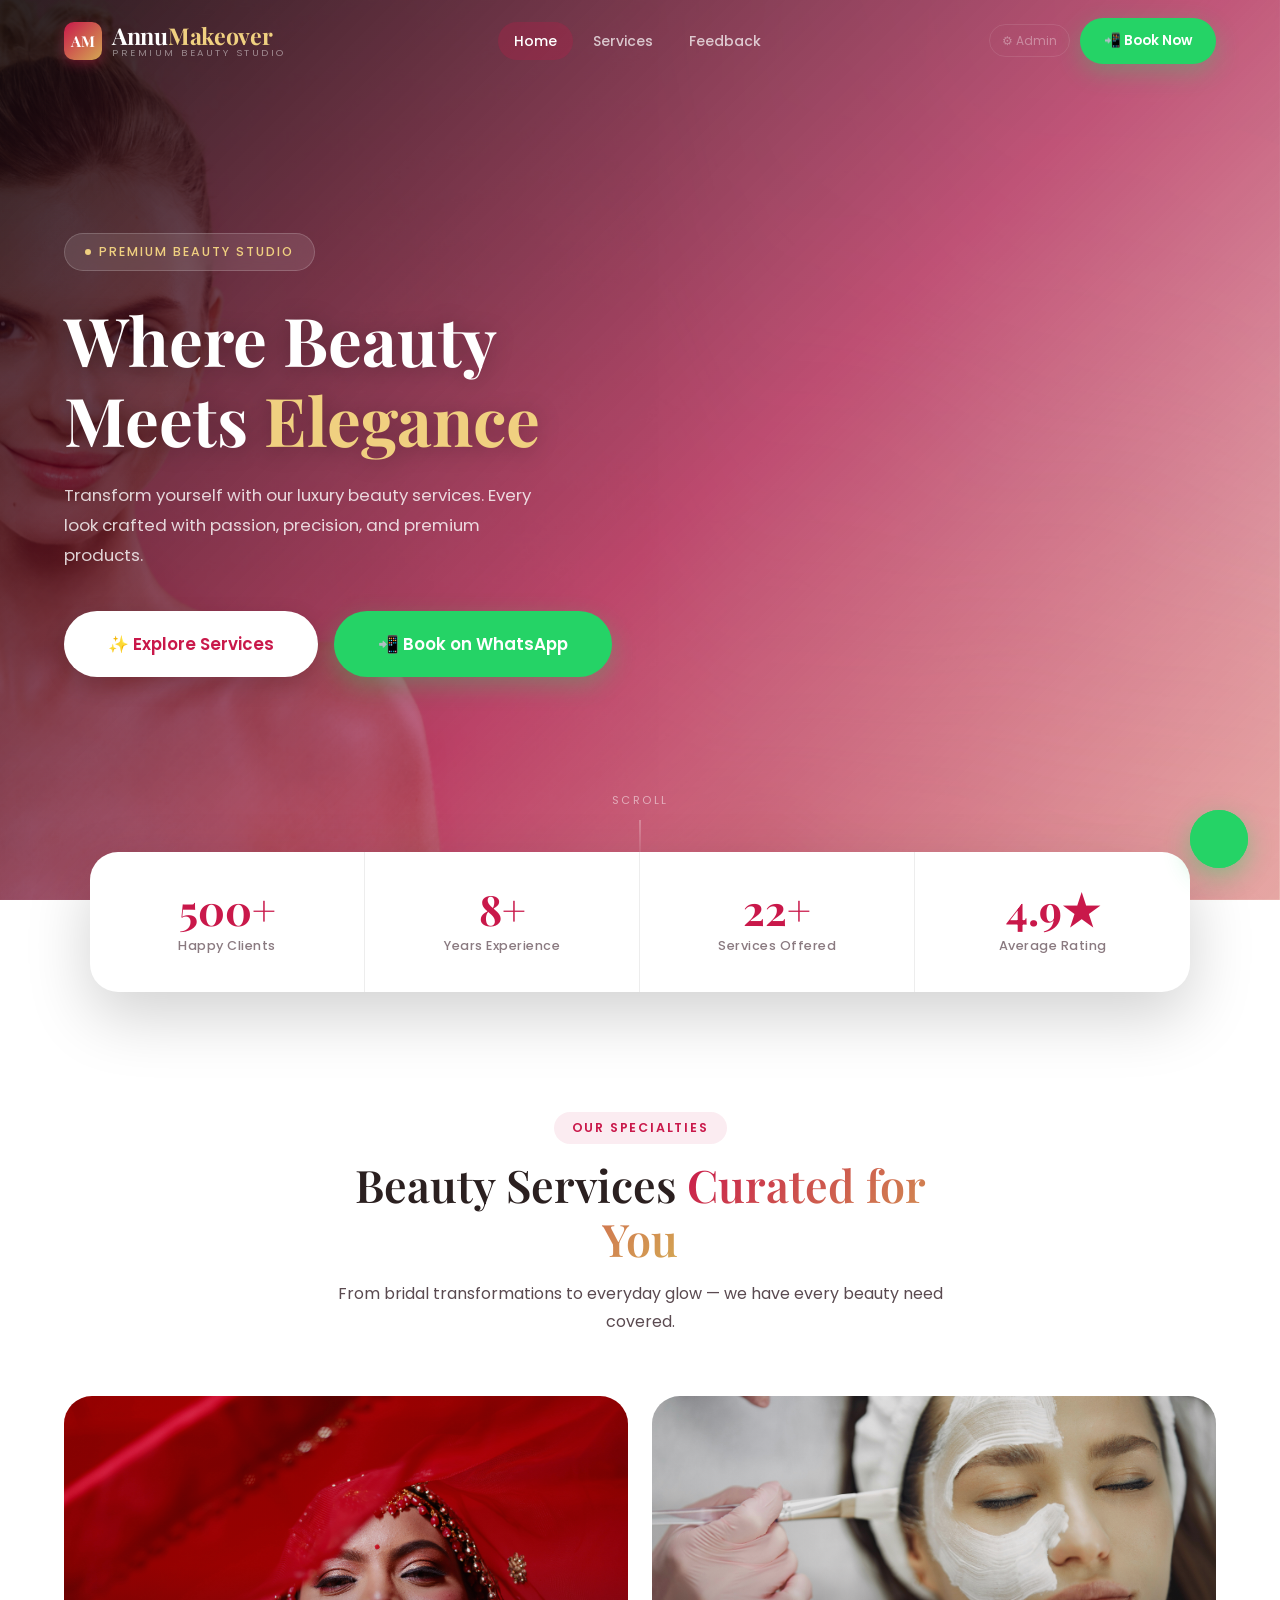
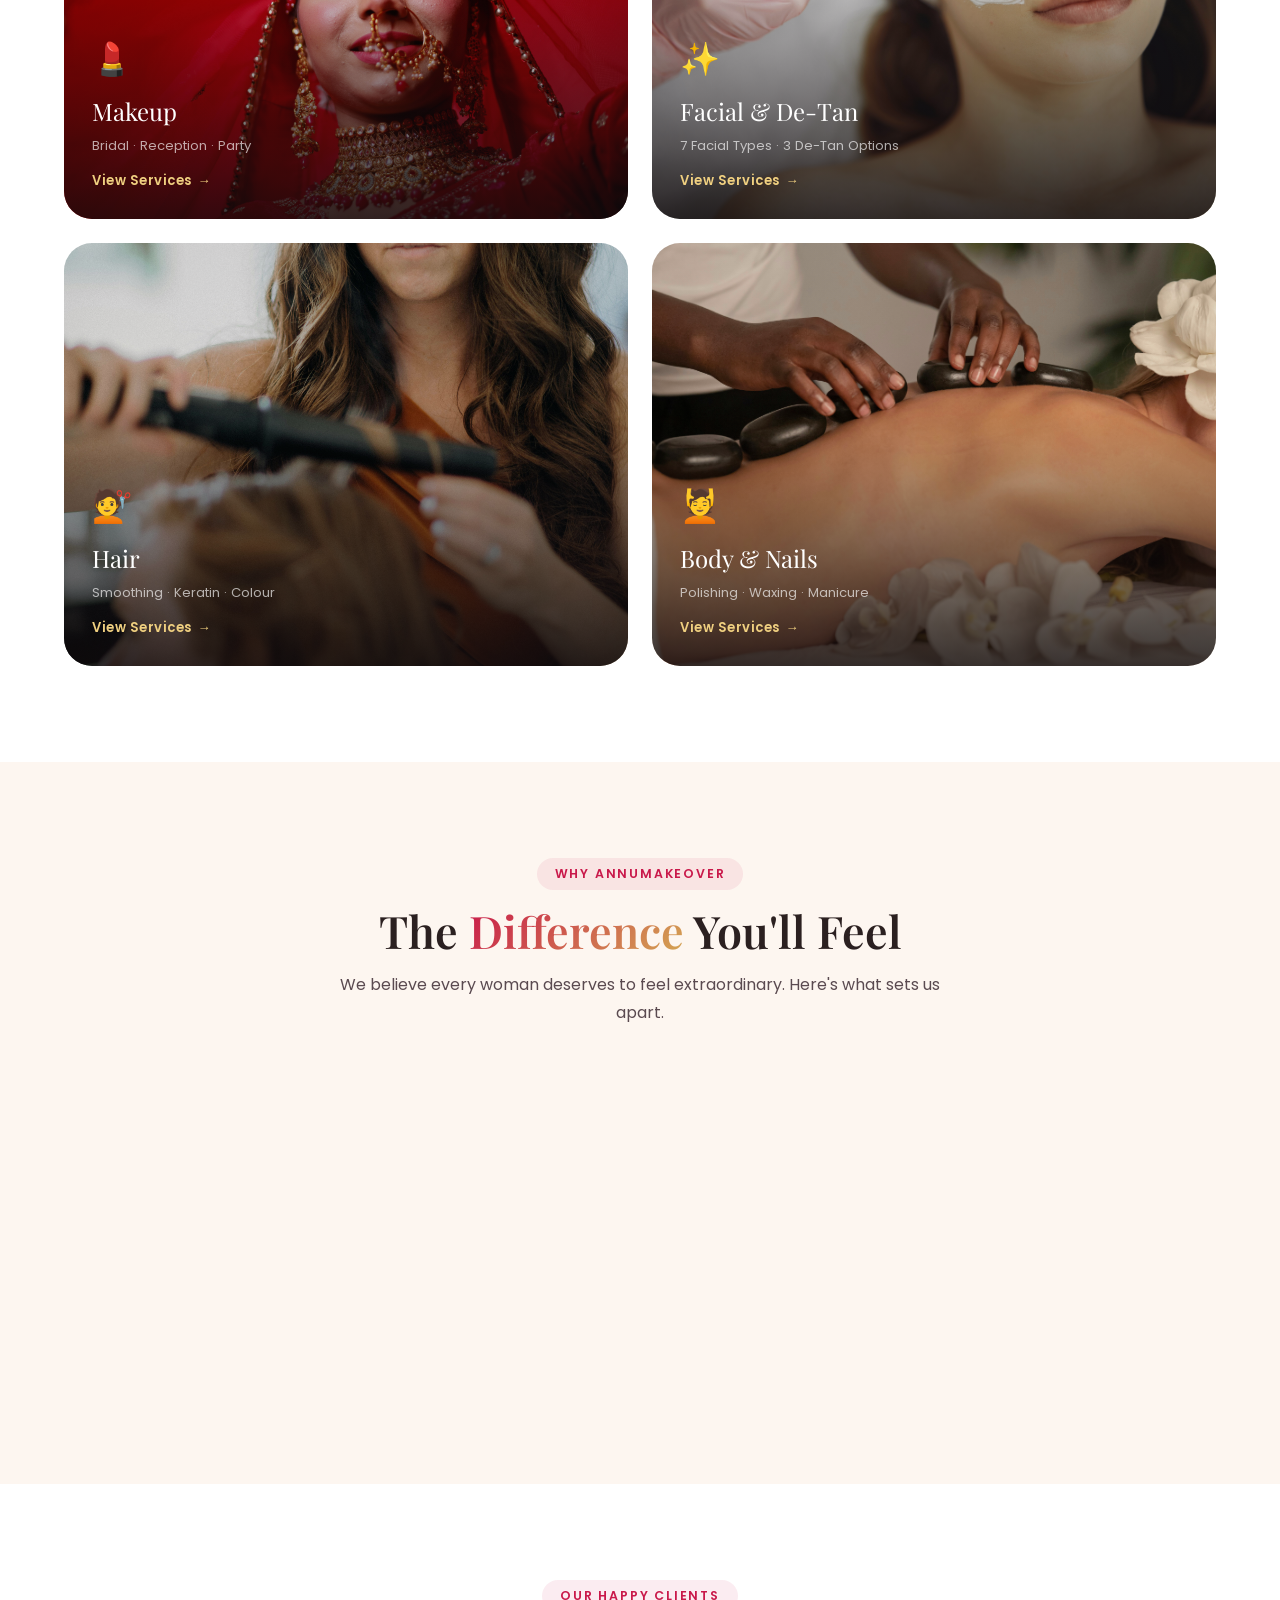
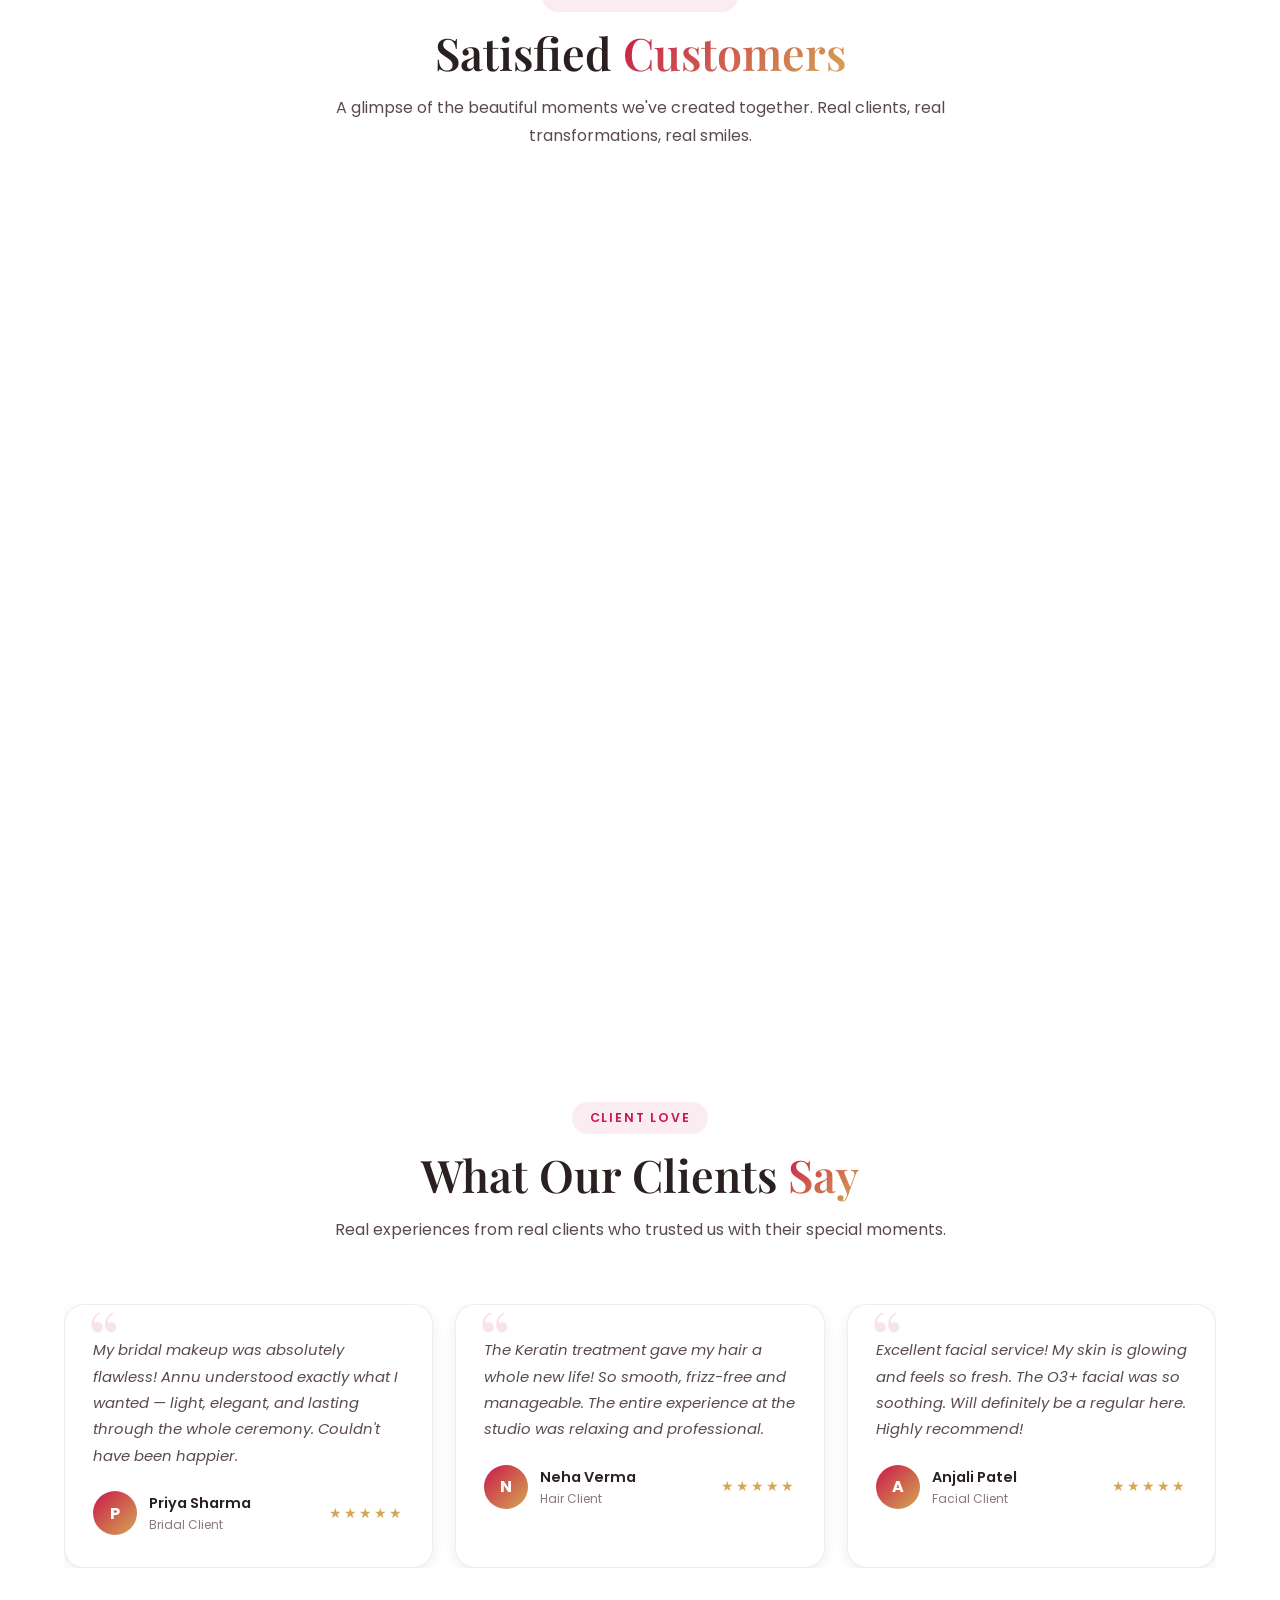
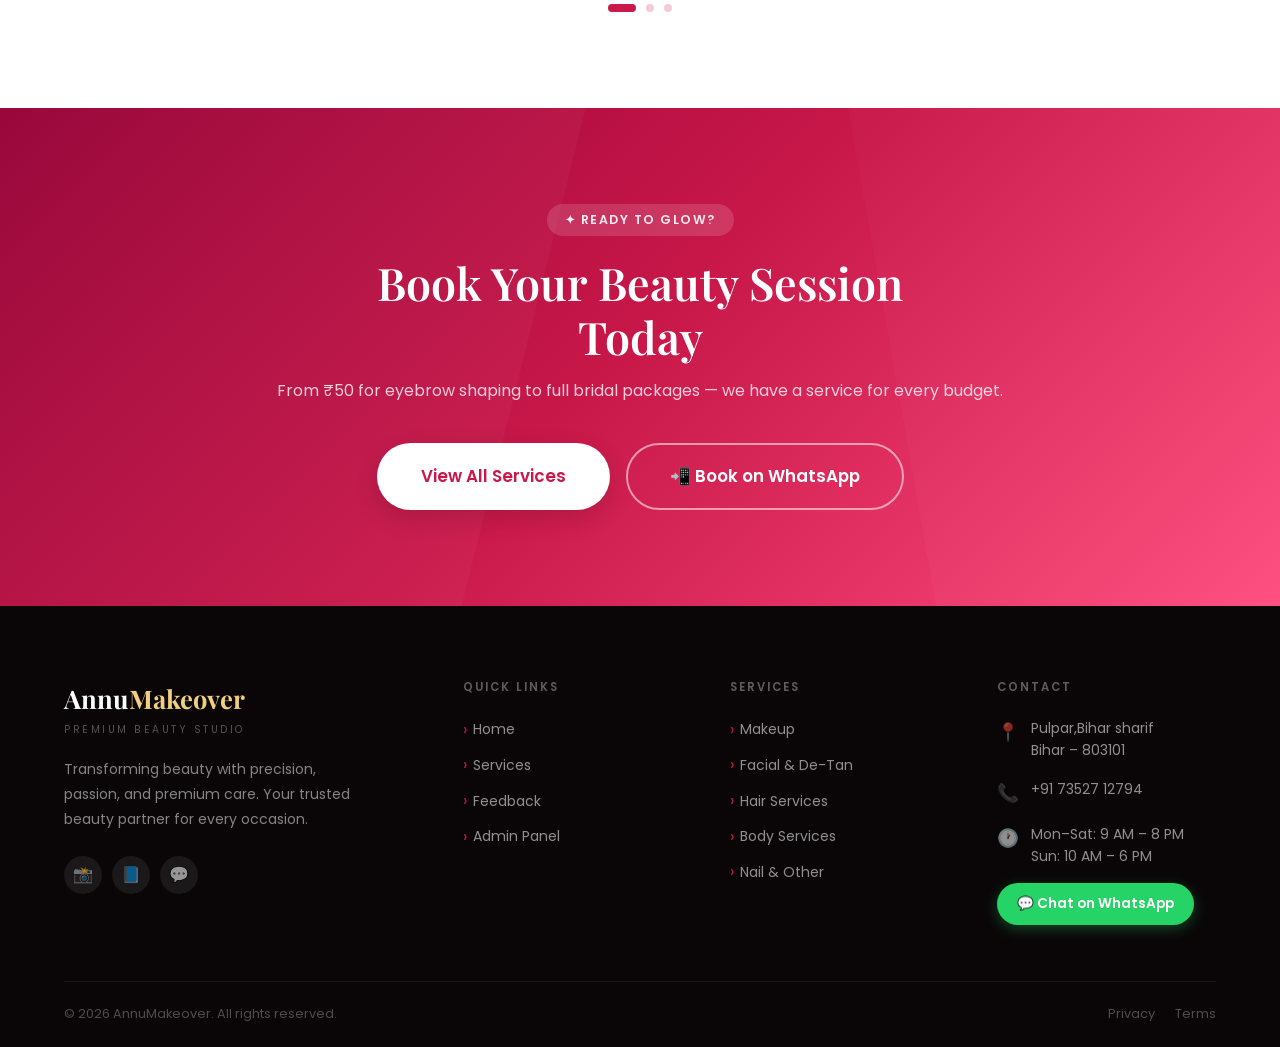
<file: index.html>
<!DOCTYPE html>
<html lang="en">
<head>
  <meta charset="UTF-8">
  <meta name="viewport" content="width=device-width, initial-scale=1.0">
  <title>AnnuMakeover – Premium Beauty Studio</title>
  <meta name="description" content="Premium beauty services – Bridal Makeup, Facial, Hair & Body treatments. Book instantly via WhatsApp.">
  <link rel="icon" type="image/svg+xml" href="assets/icons/favicon.svg">
  <link rel="icon" href="data:image/svg+xml,<svg xmlns=%22http://www.w3.org/2000/svg%22 viewBox=%220 0 100 100%22><text y=%22.9em%22 font-size=%2290%22>💄</text></svg>">
  <link rel="stylesheet" href="css/style.css">
  <link rel="stylesheet" href="css/header.css">
  <link rel="stylesheet" href="css/footer.css">
</head>
<body>

<!-- ═══════════════ NAVBAR ═══════════════ -->
<nav class="navbar" id="navbar">
  <a href="index.html" class="navbar-brand">
    <div class="brand-logo-mark">AM</div>
    <div class="brand-text">
      <span class="brand-name">Annu<em>Makeover</em></span>
      <span class="brand-tagline">Premium Beauty Studio</span>
    </div>
  </a>
  <div class="navbar-menu">
    <a href="index.html" class="nav-link active">Home</a>
    <a href="customer-services.html" class="nav-link">Services</a>
    <a href="feedback.html" class="nav-link">Feedback</a>
  </div>
  <div class="navbar-cta">
    <a href="admin-login.html" class="nav-admin-link">⚙ Admin</a>
    <a href="https://wa.me/917352712794?text=Hi%20AnnuMakeover!%20I%27d%20like%20to%20book%20a%20service." class="btn btn-whatsapp btn-sm" target="_blank" rel="noopener">📲 Book Now</a>
  </div>
  <button class="hamburger" id="hamburger" aria-label="Open menu" aria-expanded="false">
    <span></span><span></span><span></span>
  </button>
</nav>

<!-- Mobile Menu -->
<div class="mobile-menu" id="mobileMenu" role="dialog" aria-modal="true" aria-label="Navigation">
  <a href="index.html" class="mobile-menu-brand">
    <div class="mobile-menu-logo-mark">AM</div>
    <span class="mobile-menu-brand-name">Annu<em>Makeover</em></span>
  </a>
  <a href="index.html" class="mobile-nav-link active">Home</a>
  <a href="customer-services.html" class="mobile-nav-link">Services</a>
  <a href="feedback.html" class="mobile-nav-link">Feedback</a>
  <div class="mobile-divider"></div>
  <a href="https://wa.me/917352712794?text=Hi%20AnnuMakeover!%20I%27d%20like%20to%20book%20a%20service." class="mobile-wa-btn" target="_blank" rel="noopener">📲 Book on WhatsApp</a>
  <a href="admin-login.html" class="mobile-admin-link">⚙ Admin Panel</a>
</div>

<!-- ═══════════════ HERO ═══════════════ -->
<section class="hero">
  <div class="hero-bg" id="heroBg"></div>
  <div class="hero-overlay"></div>
  <div class="container">
    <div class="hero-content">
      <div class="hero-badge">
        <span class="hero-badge-dot"></span>
        Premium Beauty Studio
      </div>
      <h1 class="hero-title">Where Beauty<br>Meets <em>Elegance</em></h1>
      <p class="hero-subtitle">Transform yourself with our luxury beauty services. Every look crafted with passion, precision, and premium products.</p>
      <div class="hero-cta">
        <a href="customer-services.html" class="btn btn-white btn-lg">✨ Explore Services</a>
        <a href="https://wa.me/917352712794?text=Hi%20AnnuMakeover!%20I%27d%20like%20to%20book%20a%20service." class="btn btn-whatsapp btn-lg" target="_blank" rel="noopener">📲 Book on WhatsApp</a>
      </div>
    </div>
  </div>
  <div class="hero-scroll" aria-hidden="true">
    <span>Scroll</span>
    <div class="hero-scroll-line"></div>
  </div>
</section>

<!-- ═══════════════ STATS ═══════════════ -->
<div class="stats-bar" role="list" aria-label="Studio statistics">
  <div class="stat-item fade-up" role="listitem">
    <div class="stat-number">500+</div>
    <div class="stat-label">Happy Clients</div>
  </div>
  <div class="stat-item fade-up" role="listitem">
    <div class="stat-number">8+</div>
    <div class="stat-label">Years Experience</div>
  </div>
  <div class="stat-item fade-up" role="listitem">
    <div class="stat-number">22+</div>
    <div class="stat-label">Services Offered</div>
  </div>
  <div class="stat-item fade-up" role="listitem">
    <div class="stat-number">4.9★</div>
    <div class="stat-label">Average Rating</div>
  </div>
</div>

<!-- ═══════════════ CATEGORIES ═══════════════ -->
<section class="section categories-section">
  <div class="container">
    <div class="section-header">
      <span class="section-badge">Our Specialties</span>
      <h2 class="section-title">Beauty Services <span class="gradient-text">Curated for You</span></h2>
      <p class="section-subtitle">From bridal transformations to everyday glow — we have every beauty need covered.</p>
    </div>
    <div class="cat-grid">
      <a href="customer-services.html?cat=makeup" class="cat-card">
        <img src="assets/images/bridal.jpg" alt="Makeup Services – Bridal, Reception, Party" loading="lazy">
        <div class="cat-card-overlay">
          <div class="cat-card-icon">💄</div>
          <div class="cat-card-name">Makeup</div>
          <div class="cat-card-count">Bridal · Reception · Party</div>
          <div class="cat-card-link">View Services</div>
        </div>
      </a>
      <a href="customer-services.html?cat=facial" class="cat-card">
        <img src="assets/images/facial.jpg" alt="Facial & De-Tan Services" loading="lazy">
        <div class="cat-card-overlay">
          <div class="cat-card-icon">✨</div>
          <div class="cat-card-name">Facial & De-Tan</div>
          <div class="cat-card-count">7 Facial Types · 3 De-Tan Options</div>
          <div class="cat-card-link">View Services</div>
        </div>
      </a>
      <a href="customer-services.html?cat=hair" class="cat-card">
        <img src="assets/images/hair.jpg" alt="Hair Services – Keratin, Colour, Cut" loading="lazy">
        <div class="cat-card-overlay">
          <div class="cat-card-icon">💇</div>
          <div class="cat-card-name">Hair</div>
          <div class="cat-card-count">Smoothing · Keratin · Colour</div>
          <div class="cat-card-link">View Services</div>
        </div>
      </a>
      <a href="customer-services.html?cat=body" class="cat-card">
        <img src="assets/images/body.jpg" alt="Body & Nail Services" loading="lazy">
        <div class="cat-card-overlay">
          <div class="cat-card-icon">💆</div>
          <div class="cat-card-name">Body & Nails</div>
          <div class="cat-card-count">Polishing · Waxing · Manicure</div>
          <div class="cat-card-link">View Services</div>
        </div>
      </a>
    </div>
  </div>
</section>

<!-- ═══════════════ WHY US ═══════════════ -->
<section class="section section-alt">
  <div class="container">
    <div class="section-header">
      <span class="section-badge">Why AnnuMakeover</span>
      <h2 class="section-title">The <span class="gradient-text">Difference</span> You'll Feel</h2>
      <p class="section-subtitle">We believe every woman deserves to feel extraordinary. Here's what sets us apart.</p>
    </div>
    <div class="features-grid">
      <div class="feature-card fade-up">
        <div class="feature-icon">🎨</div>
        <div class="feature-title">Premium Products</div>
        <p class="feature-desc">We use only top-tier professional brands — O3+, VLCC, Lotus, and more — for lasting, skin-safe results.</p>
      </div>
      <div class="feature-card fade-up">
        <div class="feature-icon">👑</div>
        <div class="feature-title">Expert Artists</div>
        <p class="feature-desc">Our skilled artists bring years of expertise and an eye for detail to make every look stunning.</p>
      </div>
      <div class="feature-card fade-up">
        <div class="feature-icon">📲</div>
        <div class="feature-title">Easy WhatsApp Booking</div>
        <p class="feature-desc">Book any service instantly via WhatsApp — no hassle, no waiting, instant confirmation.</p>
      </div>
      <div class="feature-card fade-up">
        <div class="feature-icon">✨</div>
        <div class="feature-title">Hygienic & Safe</div>
        <p class="feature-desc">Strict hygiene protocols, clean tools, and a welcoming studio environment for your peace of mind.</p>
      </div>
    </div>
  </div>
</section>


<!-- ═══════════════ SATISFIED CUSTOMERS ═══════════════ -->
<section class="section satisfied-customers-section">
  <div class="container">
    <div class="section-header">
      <span class="section-badge">Our Happy Clients</span>
      <h2 class="section-title">Satisfied <span class="gradient-text">Customers</span></h2>
      <p class="section-subtitle">
        A glimpse of the beautiful moments we've created together. Real clients, real transformations, real smiles.
      </p>
    </div>

    <div class="customer-gallery" aria-label="Satisfied customer gallery">
      <div class="customer-photo-card fade-up">
        <img src="assets/images/a.jpeg" alt="Satisfied AnnuMakeover customer" loading="lazy">
      </div>

      <div class="customer-photo-card fade-up">
        <img src="assets/images/b.jpeg" alt="Satisfied AnnuMakeover customer" loading="lazy">
      </div>

      <div class="customer-photo-card fade-up">
        <img src="assets/images/c.jpeg" alt="Satisfied AnnuMakeover customer" loading="lazy">
      </div>

      <div class="customer-photo-card fade-up">
        <img src="assets/images/d.jpeg" alt="Satisfied AnnuMakeover customer" loading="lazy">
      </div>

      <div class="customer-photo-card fade-up">
        <img src="assets/images/e.jpeg" alt="Satisfied AnnuMakeover customer" loading="lazy">
      </div>

      <div class="customer-photo-card fade-up">
        <img src="assets/images/f.jpeg" alt="Satisfied AnnuMakeover customer" loading="lazy">
      </div>

      <div class="customer-photo-card fade-up">
        <img src="assets/images/g.jpeg" alt="Satisfied AnnuMakeover customer" loading="lazy">
      </div>

      <div class="customer-photo-card fade-up">
        <img src="assets/images/h.jpeg" alt="Satisfied AnnuMakeover customer" loading="lazy">
      </div>
    </div>
  </div>
</section>

<!-- Customer Gallery Styles -->
<style>
  .satisfied-customers-section {
    overflow: hidden;
  }

  .customer-gallery {
    display: grid;
    grid-template-columns: repeat(4, minmax(0, 1fr));
    gap: 22px;
    margin-top: 42px;
  }

  .customer-photo-card {
    position: relative;
    aspect-ratio: 4 / 5;
    overflow: hidden;
    border-radius: 18px;
    background: #f7f2f4;
    box-shadow: 0 10px 30px rgba(0, 0, 0, 0.08);
    transition: transform 0.35s ease, box-shadow 0.35s ease;
  }

  .customer-photo-card::after {
    content: "";
    position: absolute;
    inset: 0;
    background: linear-gradient(
      to top,
      rgba(0, 0, 0, 0.18),
      transparent 35%
    );
    pointer-events: none;
  }

  .customer-photo-card img {
    width: 100%;
    height: 100%;
    display: block;
    object-fit: cover;
    transition: transform 0.5s ease;
  }

  .customer-photo-card:hover {
    transform: translateY(-6px);
    box-shadow: 0 18px 40px rgba(0, 0, 0, 0.12);
  }

  .customer-photo-card:hover img {
    transform: scale(1.06);
  }

  @media (max-width: 900px) {
    .customer-gallery {
      grid-template-columns: repeat(3, minmax(0, 1fr));
      gap: 18px;
    }
  }

  @media (max-width: 650px) {
    .customer-gallery {
      grid-template-columns: repeat(2, minmax(0, 1fr));
      gap: 14px;
      margin-top: 30px;
    }

    .customer-photo-card {
      border-radius: 14px;
    }
  }
</style>

<!-- ═══════════════ TESTIMONIALS ═══════════════ -->
<section class="section">
  <div class="container">
    <div class="section-header">
      <span class="section-badge">Client Love</span>
      <h2 class="section-title">What Our Clients <span class="gradient-text">Say</span></h2>
      <p class="section-subtitle">Real experiences from real clients who trusted us with their special moments.</p>
    </div>
    <div class="testimonials-wrapper" aria-label="Client testimonials">
      <div class="testimonials-track">
        <div class="testimonial-card">
          <p class="testimonial-text">My bridal makeup was absolutely flawless! Annu understood exactly what I wanted — light, elegant, and lasting through the whole ceremony. Couldn't have been happier.</p>
          <div class="testimonial-author">
            <div class="author-avatar" aria-hidden="true">P</div>
            <div>
              <div class="author-name">Priya Sharma</div>
              <div class="author-sub">Bridal Client</div>
            </div>
            <div class="review-stars" aria-label="5 stars">★★★★★</div>
          </div>
        </div>
        <div class="testimonial-card">
          <p class="testimonial-text">The Keratin treatment gave my hair a whole new life! So smooth, frizz-free and manageable. The entire experience at the studio was relaxing and professional.</p>
          <div class="testimonial-author">
            <div class="author-avatar" aria-hidden="true">N</div>
            <div>
              <div class="author-name">Neha Verma</div>
              <div class="author-sub">Hair Client</div>
            </div>
            <div class="review-stars" aria-label="5 stars">★★★★★</div>
          </div>
        </div>
        <div class="testimonial-card">
          <p class="testimonial-text">Excellent facial service! My skin is glowing and feels so fresh. The O3+ facial was so soothing. Will definitely be a regular here. Highly recommend!</p>
          <div class="testimonial-author">
            <div class="author-avatar" aria-hidden="true">A</div>
            <div>
              <div class="author-name">Anjali Patel</div>
              <div class="author-sub">Facial Client</div>
            </div>
            <div class="review-stars" aria-label="5 stars">★★★★★</div>
          </div>
        </div>
        <div class="testimonial-card">
          <p class="testimonial-text">Party makeup done so beautifully! Everyone at the event was asking who did my makeup. The price is super affordable for the quality. Love it!</p>
          <div class="testimonial-author">
            <div class="author-avatar" aria-hidden="true">R</div>
            <div>
              <div class="author-name">Ritu Singh</div>
              <div class="author-sub">Party Makeup Client</div>
            </div>
            <div class="review-stars" aria-label="5 stars">★★★★★</div>
          </div>
        </div>
        <div class="testimonial-card">
          <p class="testimonial-text">Body polishing was incredible — my skin looks and feels amazing. Super hygienic studio, warm staff. Booking again next month for sure!</p>
          <div class="testimonial-author">
            <div class="author-avatar" aria-hidden="true">S</div>
            <div>
              <div class="author-name">Sunita Rao</div>
              <div class="author-sub">Body Treatment Client</div>
            </div>
            <div class="review-stars" aria-label="5 stars">★★★★★</div>
          </div>
        </div>
      </div>
    </div>
    <div class="slider-controls" id="sliderDots" role="tablist" aria-label="Testimonial navigation"></div>
  </div>
</section>

<!-- ═══════════════ CTA ═══════════════ -->
<section class="cta-section">
  <div class="container">
    <div class="cta-content">
      <div class="cta-badge">✦ Ready to Glow?</div>
      <h2 class="cta-title">Book Your Beauty Session<br>Today</h2>
      <p class="cta-subtitle">From ₹50 for eyebrow shaping to full bridal packages — we have a service for every budget.</p>
      <div class="cta-actions">
        <a href="customer-services.html" class="btn btn-white btn-lg">View All Services</a>
        <a href="https://wa.me/917352712794?text=Hi%20AnnuMakeover!%20I%27d%20like%20to%20book%20a%20service." class="btn btn-outline-white btn-lg" target="_blank" rel="noopener">📲 Book on WhatsApp</a>
      </div>
    </div>
  </div>
</section>

<!-- ═══════════════ FOOTER ═══════════════ -->
<footer class="footer">
  <div class="container">
    <div class="footer-grid">
      <div>
        <div class="footer-brand-name">Annu<em>Makeover</em></div>
        <div class="footer-brand-tag">Premium Beauty Studio</div>
        <p class="footer-desc">Transforming beauty with precision, passion, and premium care. Your trusted beauty partner for every occasion.</p>
        <div class="footer-socials">
          <a href="#" class="social-btn" title="Instagram" aria-label="Instagram">📸</a>
          <a href="#" class="social-btn" title="Facebook" aria-label="Facebook">📘</a>
          <a href="https://wa.me/917352712794" class="social-btn" title="WhatsApp" aria-label="WhatsApp" target="_blank" rel="noopener">💬</a>
        </div>
      </div>
      <div>
        <div class="footer-col-title">Quick Links</div>
        <div class="footer-links">
          <a href="index.html" class="footer-link">Home</a>
          <a href="customer-services.html" class="footer-link">Services</a>
          <a href="feedback.html" class="footer-link">Feedback</a>
          <a href="admin-login.html" class="footer-link">Admin Panel</a>
        </div>
      </div>
      <div>
        <div class="footer-col-title">Services</div>
        <div class="footer-links">
          <a href="customer-services.html?cat=makeup" class="footer-link">Makeup</a>
          <a href="customer-services.html?cat=facial" class="footer-link">Facial &amp; De-Tan</a>
          <a href="customer-services.html?cat=hair" class="footer-link">Hair Services</a>
          <a href="customer-services.html?cat=body" class="footer-link">Body Services</a>
          <a href="customer-services.html?cat=other" class="footer-link">Nail &amp; Other</a>
        </div>
      </div>
      <div>
        <div class="footer-col-title">Contact</div>
        <div class="footer-contact-item">
          <span class="footer-contact-icon">📍</span>
          <span>Pulpar,Bihar sharif<br> Bihar – 803101</span>
        </div>
        <div class="footer-contact-item">
          <span class="footer-contact-icon">📞</span>
          <a href="tel:+917352712794">+91 73527 12794</a>
        </div>
        <div class="footer-contact-item">
          <span class="footer-contact-icon">🕐</span>
          <span>Mon–Sat: 9 AM – 8 PM<br>Sun: 10 AM – 6 PM</span>
        </div>
        <a href="https://wa.me/917352712794" class="footer-wa-btn" target="_blank" rel="noopener">💬 Chat on WhatsApp</a>
      </div>
    </div>
    <div class="footer-bottom">
      <span>© 2026 AnnuMakeover. All rights reserved.</span>
      <div class="footer-bottom-links">
        <a href="#">Privacy</a>
        <a href="#">Terms</a>
      </div>
    </div>
  </div>
</footer>

<!-- WhatsApp FAB -->
<a href="https://wa.me/917352712794?text=Hi%20AnnuMakeover!" class="whatsapp-fab" target="_blank" rel="noopener" title="Chat on WhatsApp" aria-label="Chat on WhatsApp">💬</a>

<div class="toast-container" aria-live="polite"></div>

<script src="https://code.jquery.com/jquery-3.6.0.min.js"></script>
<script src="js/data.js"></script>
<script src="js/nav.js"></script>
<script src="js/script.js"></script>
</body>
</html>
</file>
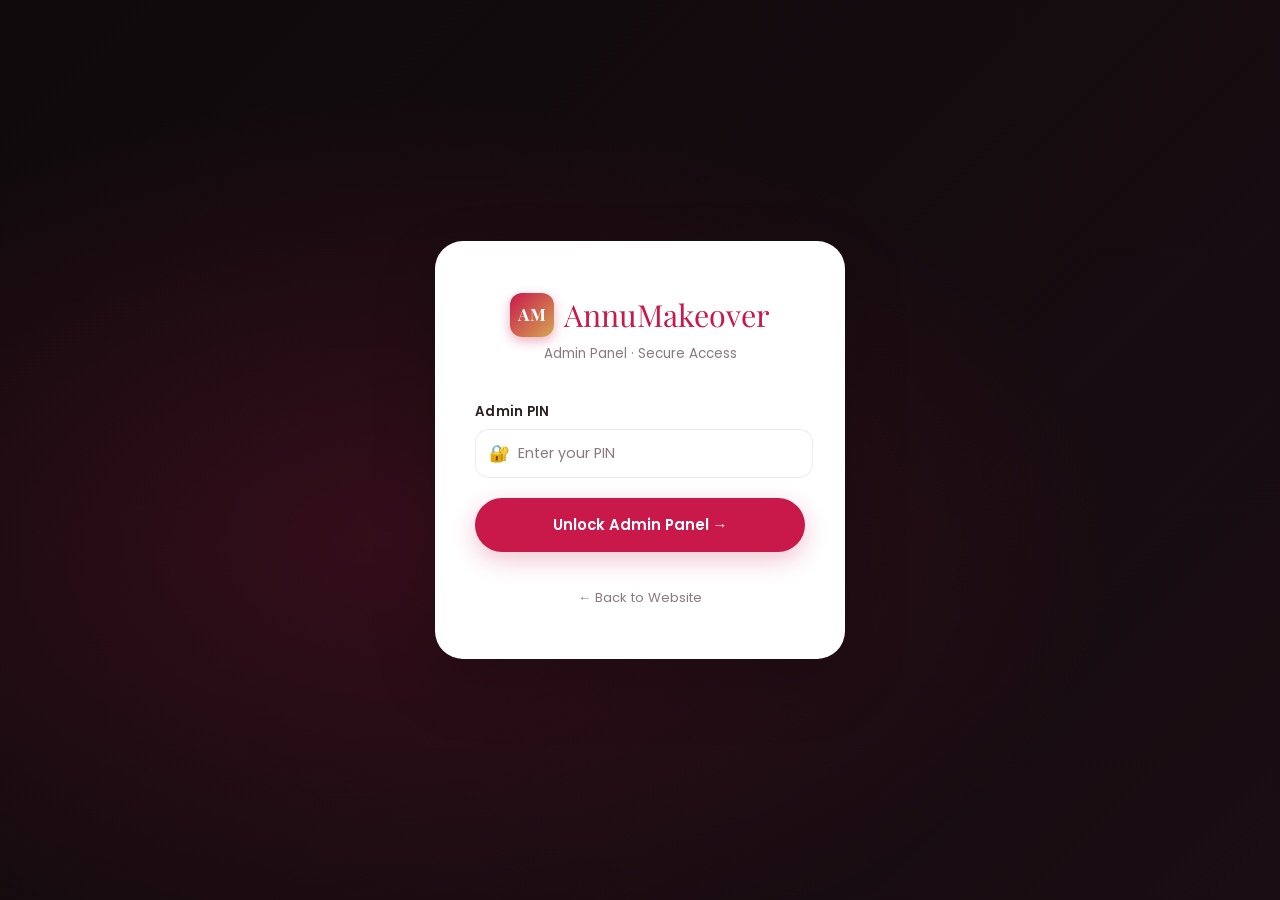
<file: admin-feedback.html>
<!DOCTYPE html>
<html lang="en">
<head>
  <meta charset="UTF-8">
  <meta name="viewport" content="width=device-width, initial-scale=1.0">
  <title>Admin – Feedback | AnnuMakeover</title>
  <link rel="icon" type="image/svg+xml" href="assets/icons/favicon.svg">
  <link rel="stylesheet" href="css/style.css">
  <link rel="stylesheet" href="css/header.css">
</head>
<body>

<div class="admin-layout">

  <!-- Sidebar -->
  <aside class="admin-sidebar">
    <div class="admin-sidebar-header">
      <div style="display:flex;align-items:center;gap:9px;margin-bottom:3px">
        <div class="brand-logo-mark" style="width:30px;height:30px;border-radius:8px;font-size:11px;flex-shrink:0;box-shadow:none">AM</div>
        <div class="admin-sidebar-logo">AnnuMakeover</div>
      </div>
      <div class="admin-sidebar-sub">Admin Panel</div>
    </div>
    <nav class="admin-nav">
      <div class="admin-nav-section">Dashboard</div>
      <a href="admin-services.html" class="admin-nav-item">
        <span class="admin-nav-icon">✨</span> Services
      </a>
      <a href="admin-feedback.html" class="admin-nav-item active">
        <span class="admin-nav-icon">💬</span> Feedback
      </a>
      <div class="admin-nav-section">Site</div>
      <a href="customer-services.html" class="admin-nav-item" target="_blank">
        <span class="admin-nav-icon">👁</span> View Website
      </a>
    </nav>
    <div class="admin-sidebar-footer">
      <button class="btn btn-outline btn-sm" style="width:100%;justify-content:center;border-color:rgba(255,255,255,0.2);color:rgba(255,255,255,0.55)" onclick="adminLogout()">
        Sign Out
      </button>
    </div>
  </aside>

  <!-- Main -->
  <main class="admin-main">
    <div class="admin-topbar">
      <div class="admin-page-title">Customer Feedback</div>
      <div class="admin-topbar-right">
        <div class="admin-user-badge"><div class="admin-user-dot"></div> Admin</div>
      </div>
    </div>

    <!-- Stat Cards -->
    <div class="admin-stat-cards">
      <div class="admin-stat-card">
        <div class="admin-stat-icon pink">💬</div>
        <div>
          <div class="admin-stat-num" id="statFeedback">–</div>
          <div class="admin-stat-lbl">Total Feedback</div>
        </div>
      </div>
      <div class="admin-stat-card">
        <div class="admin-stat-icon green">✅</div>
        <div>
          <div class="admin-stat-num" id="statReplied">–</div>
          <div class="admin-stat-lbl">Replied</div>
        </div>
      </div>
      <div class="admin-stat-card">
        <div class="admin-stat-icon gold">✨</div>
        <div>
          <div class="admin-stat-num" id="statTotal">–</div>
          <div class="admin-stat-lbl">Total Services</div>
        </div>
      </div>
    </div>

    <!-- Filter Row -->
    <div class="admin-card" style="padding:16px 26px;margin-bottom:14px">
      <div style="display:flex;align-items:center;gap:10px;flex-wrap:wrap">
        <button class="filter-btn active" onclick="filterFeedback('all', this)" style="padding:8px 18px">All</button>
        <button class="filter-btn" onclick="filterFeedback('new', this)" style="padding:8px 18px">New</button>
        <button class="filter-btn" onclick="filterFeedback('replied', this)" style="padding:8px 18px">Replied</button>
      </div>
    </div>

    <!-- Feedback List -->
    <div id="feedbackList"></div>

  </main>
</div>

<!-- Reply Modal -->
<div class="modal-overlay" id="replyModal">
  <div class="modal">
    <div class="modal-header">
      <div class="modal-title">Reply to Feedback</div>
      <button class="modal-close" onclick="closeReplyModal()">&times;</button>
    </div>
    <input type="hidden" id="replyId">
    <div class="form-group" style="margin-bottom:20px">
      <label class="form-label" for="replyText">Your Reply</label>
      <textarea class="form-control" id="replyText" rows="5" placeholder="Write a thoughtful reply to the customer…"></textarea>
    </div>
    <div style="display:flex;gap:12px;justify-content:flex-end">
      <button class="btn btn-outline btn-sm" onclick="closeReplyModal()">Cancel</button>
      <button class="btn btn-primary btn-sm" onclick="submitReply()">Send Reply</button>
    </div>
  </div>
</div>

<div class="toast-container"></div>

<script src="https://code.jquery.com/jquery-3.6.0.min.js"></script>
<script src="js/data.js"></script>
<script src="js/admin.js"></script>
<script>
document.addEventListener('DOMContentLoaded', function () {
  requireAdmin();
  renderFeedbackList();
  updateAllStats();
});

function updateAllStats() {
  var feedback = AM.getFeedback();
  var services = AM.getServices();
  var statFb = document.getElementById('statFeedback');
  var statRp = document.getElementById('statReplied');
  var statTl = document.getElementById('statTotal');
  if (statFb) statFb.textContent = feedback.length;
  if (statRp) statRp.textContent = feedback.filter(function (f) { return f.adminReply; }).length;
  if (statTl) statTl.textContent = services.length;
}

var currentFilter = 'all';
function filterFeedback(type, btn) {
  currentFilter = type;
  document.querySelectorAll('.filter-btn').forEach(function (b) { b.classList.remove('active'); });
  if (btn) btn.classList.add('active');
  renderFeedbackListFiltered();
}

function renderFeedbackListFiltered() {
  var all = AM.getFeedback();
  var list = all.filter(function (f) {
    if (currentFilter === 'new')     return !f.adminReply;
    if (currentFilter === 'replied') return !!f.adminReply;
    return true;
  });
  var container = document.getElementById('feedbackList');
  if (!container) return;
  if (!list.length) {
    container.innerHTML = '<div class="empty-state"><div class="empty-state-icon">💬</div><h3>No feedback here</h3><p>Nothing to show for this filter.</p></div>';
    return;
  }
  container.innerHTML = list.map(function (f) {
    var stars = '★'.repeat(f.rating || 5) + '☆'.repeat(5 - (f.rating || 5));
    return '<div class="feedback-item" data-id="' + f.id + '">' +
      '<div class="feedback-header">' +
        '<div>' +
          '<div class="feedback-author">' + escHtml(f.name) + '</div>' +
          '<div class="feedback-meta">📞 ' + escHtml(f.phone || '—') + ' &nbsp;·&nbsp; 📅 ' + AM.formatDate(f.date) + '</div>' +
        '</div>' +
        '<div style="display:flex;align-items:center;gap:10px;flex-shrink:0">' +
          '<span style="color:var(--gold);font-size:0.88rem">' + stars + '</span>' +
          '<span class="badge ' + (f.adminReply ? 'badge-replied' : 'badge-new') + '">' + (f.adminReply ? 'Replied' : 'New') + '</span>' +
        '</div>' +
      '</div>' +
      '<div style="margin-bottom:10px"><span class="feedback-tag">' + (f.service ? escHtml(f.service) : 'General') + '</span></div>' +
      '<p class="feedback-text">' + escHtml(f.message) + '</p>' +
      (f.adminReply
        ? '<div class="admin-reply-box"><div class="admin-reply-label">Admin Reply</div><div class="admin-reply-text">' + escHtml(f.adminReply) + '</div></div>'
        : '') +
      '<div class="feedback-actions">' +
        '<button class="action-btn action-reply" onclick="openReplyModal(' + f.id + ')">' + (f.adminReply ? 'Edit Reply' : '💬 Reply') + '</button>' +
        '<button class="action-btn action-delete" onclick="deleteFeedbackItem(' + f.id + ')">Delete</button>' +
      '</div>' +
    '</div>';
  }).join('');
}

// Override render to use filter
var _origRender = window.renderFeedbackList;
window.renderFeedbackList = function () {
  renderFeedbackListFiltered();
  updateAllStats();
};

function deleteFeedbackItem(id) {
  if (!confirm('Delete this feedback?')) return;
  AM.deleteFeedback(id);
  renderFeedbackListFiltered();
  updateAllStats();
  showToast('Deleted.');
}

function escHtml(str) {
  return String(str || '').replace(/&/g,'&amp;').replace(/</g,'&lt;').replace(/>/g,'&gt;').replace(/"/g,'&quot;');
}
</script>
</body>
</html>
</file>
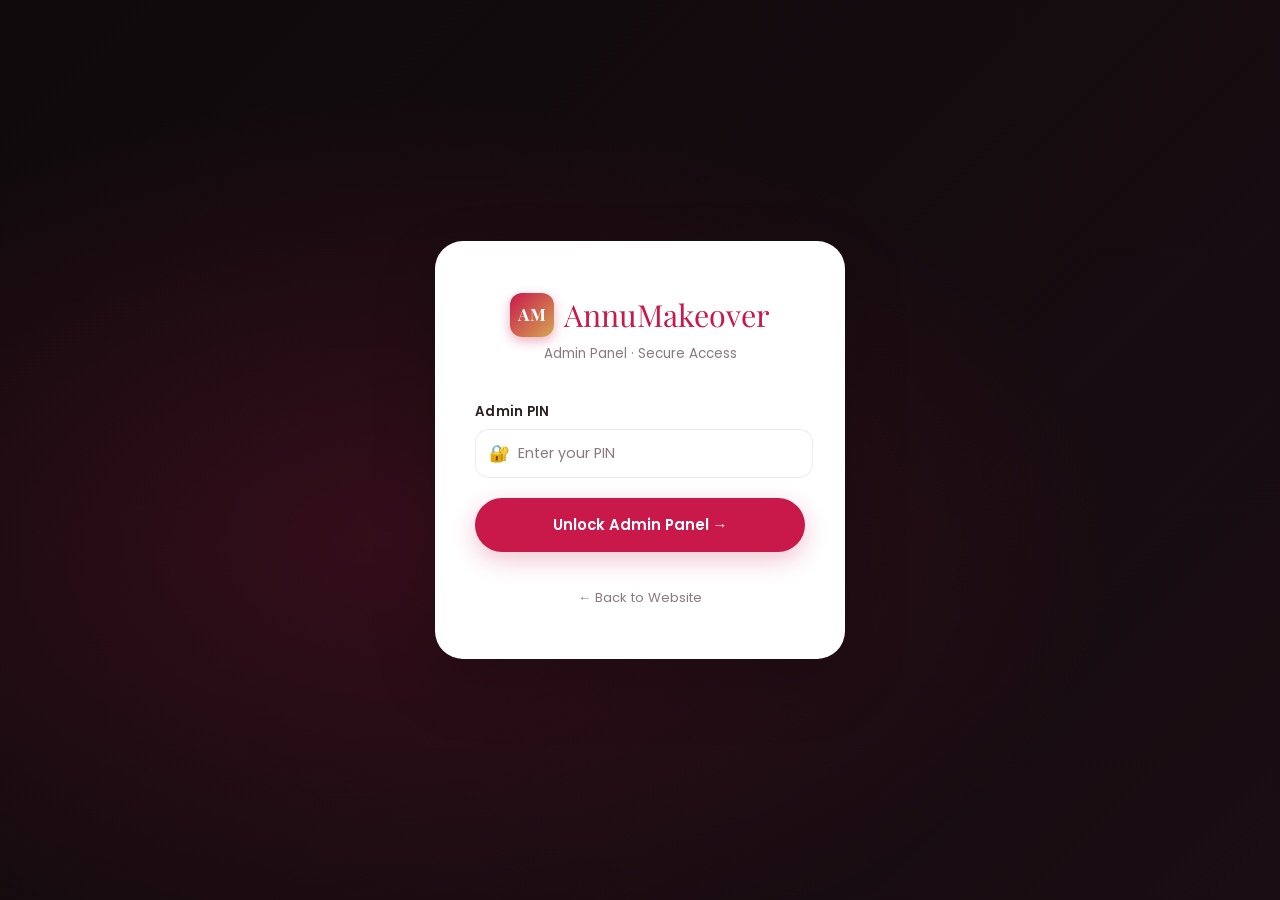
<file: admin-login.html>
<!DOCTYPE html>
<html lang="en">
<head>
  <meta charset="UTF-8">
  <meta name="viewport" content="width=device-width, initial-scale=1.0">
  <title>Admin Login – AnnuMakeover</title>
  <link rel="icon" type="image/svg+xml" href="assets/icons/favicon.svg">
  <link rel="stylesheet" href="css/style.css">
  <link rel="stylesheet" href="css/header.css">
</head>
<body>

<div class="login-page">
  <div class="login-card">
    <div style="display:flex;align-items:center;justify-content:center;gap:10px;margin-bottom:4px">
      <div class="brand-logo-mark" style="width:44px;height:44px;border-radius:12px;font-size:17px">AM</div>
      <div class="login-logo" style="margin:0">AnnuMakeover</div>
    </div>
    <div class="login-subtitle">Admin Panel · Secure Access</div>

    <div id="loginError" class="error-msg"></div>

    <form id="loginForm" class="login-form">
      <div class="form-group" style="margin-bottom:20px">
        <label class="form-label" for="adminPin">Admin PIN</label>
        <div class="input-icon-wrap">
          <span class="input-icon">🔐</span>
          <input class="form-control" id="adminPin" type="password" placeholder="Enter your PIN" autocomplete="current-password" required>
        </div>
      </div>
      <button type="submit" class="btn btn-primary" style="width:100%;justify-content:center;margin-bottom:16px">
        Unlock Admin Panel →
      </button>
    </form>

    <div style="text-align:center;margin-top:16px">
      <a href="index.html" style="font-size:0.82rem;color:var(--text-light);text-decoration:none">← Back to Website</a>
    </div>
  </div>
</div>

<script src="https://code.jquery.com/jquery-3.6.0.min.js"></script>
<script src="js/data.js"></script>
<script src="js/admin.js"></script>
<script>
  document.addEventListener('DOMContentLoaded', initAdminLogin);
</script>
</body>
</html>
</file>
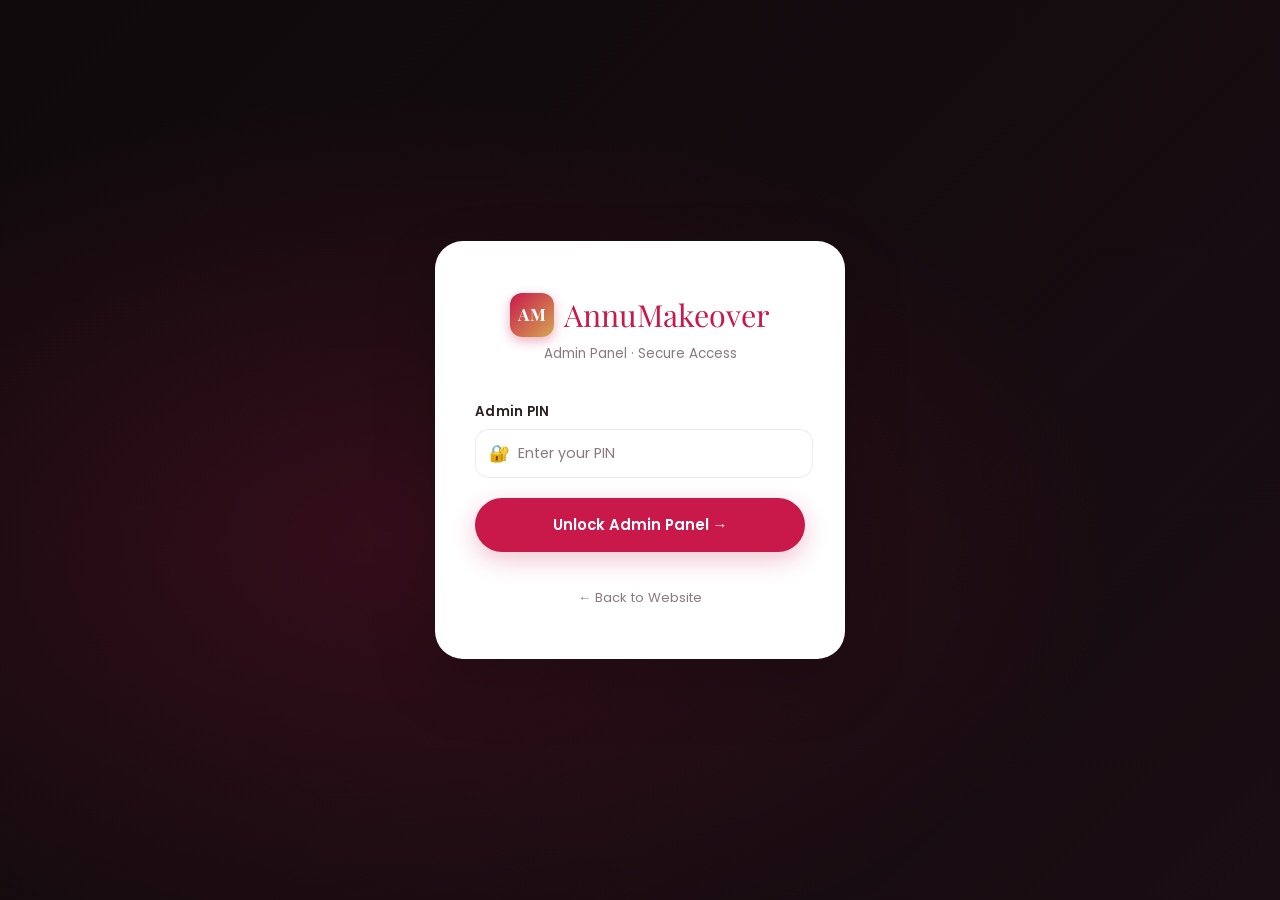
<file: admin-services.html>
<!DOCTYPE html>
<html lang="en">
<head>
  <meta charset="UTF-8">
  <meta name="viewport" content="width=device-width, initial-scale=1.0">
  <title>Admin – Services | AnnuMakeover</title>
  <link rel="icon" type="image/svg+xml" href="assets/icons/favicon.svg">
  <link rel="stylesheet" href="css/style.css">
  <link rel="stylesheet" href="css/header.css">
</head>
<body>

<div class="admin-layout">

  <!-- Sidebar -->
  <aside class="admin-sidebar">
    <div class="admin-sidebar-header">
      <div style="display:flex;align-items:center;gap:9px;margin-bottom:3px">
        <div class="brand-logo-mark" style="width:30px;height:30px;border-radius:8px;font-size:11px;flex-shrink:0;box-shadow:none">AM</div>
        <div class="admin-sidebar-logo">AnnuMakeover</div>
      </div>
      <div class="admin-sidebar-sub">Admin Panel</div>
    </div>
    <nav class="admin-nav">
      <div class="admin-nav-section">Dashboard</div>
      <a href="admin-services.html" class="admin-nav-item active">
        <span class="admin-nav-icon">✨</span> Services
      </a>
      <a href="admin-feedback.html" class="admin-nav-item">
        <span class="admin-nav-icon">💬</span> Feedback
      </a>
      <div class="admin-nav-section">Site</div>
      <a href="customer-services.html" class="admin-nav-item" target="_blank">
        <span class="admin-nav-icon">👁</span> View Website
      </a>
    </nav>
    <div class="admin-sidebar-footer">
      <button class="btn btn-outline btn-sm" style="width:100%;justify-content:center;border-color:rgba(255,255,255,0.2);color:rgba(255,255,255,0.55)" onclick="adminLogout()">
        Sign Out
      </button>
    </div>
  </aside>

  <!-- Main -->
  <main class="admin-main">
    <div class="admin-topbar">
      <div class="admin-page-title">Services</div>
      <div class="admin-topbar-right">
        <div class="admin-user-badge"><div class="admin-user-dot"></div> Admin</div>
        <button class="btn btn-primary btn-sm" onclick="openAddModal()">+ Add Service</button>
      </div>
    </div>

    <!-- Stat Cards -->
    <div class="admin-stat-cards">
      <div class="admin-stat-card">
        <div class="admin-stat-icon pink">✨</div>
        <div>
          <div class="admin-stat-num" id="statTotal">–</div>
          <div class="admin-stat-lbl">Total Services</div>
        </div>
      </div>
      <div class="admin-stat-card">
        <div class="admin-stat-icon green">✅</div>
        <div>
          <div class="admin-stat-num" id="statActive">–</div>
          <div class="admin-stat-lbl">Active Services</div>
        </div>
      </div>
      <div class="admin-stat-card">
        <div class="admin-stat-icon gold">💬</div>
        <div>
          <div class="admin-stat-num" id="statFeedback">–</div>
          <div class="admin-stat-lbl">Feedback Entries</div>
        </div>
      </div>
    </div>

    <!-- Table -->
    <div class="admin-card">
      <div class="admin-card-header">
        <div class="admin-card-title">All Services</div>
        <button class="btn btn-primary btn-sm" onclick="openAddModal()">+ Add New</button>
      </div>
      <div style="overflow-x:auto">
        <table class="admin-table">
          <thead>
            <tr>
              <th>Service Name</th>
              <th>Category</th>
              <th>Price</th>
              <th>Status</th>
              <th>Actions</th>
            </tr>
          </thead>
          <tbody id="servicesBody">
            <tr><td colspan="5" style="text-align:center;padding:40px;color:var(--text-light)">Loading…</td></tr>
          </tbody>
        </table>
      </div>
    </div>
  </main>
</div>

<!-- Add / Edit Service Modal -->
<div class="modal-overlay" id="serviceModal">
  <div class="modal">
    <div class="modal-header">
      <div class="modal-title" id="modalTitle">Add New Service</div>
      <button class="modal-close" data-dismiss>&times;</button>
    </div>
    <form id="serviceForm">
      <input type="hidden" id="svcId">
      <div class="modal-form-grid">
        <div class="form-group full">
          <label class="form-label" for="svcName">Service Name *</label>
          <input class="form-control" id="svcName" type="text" placeholder="e.g. Bridal Makeup" required>
        </div>
        <div class="form-group">
          <label class="form-label" for="svcCat">Category *</label>
          <select class="form-control" id="svcCat" required>
            <option value="makeup">💄 Makeup</option>
            <option value="facial">✨ Facial</option>
            <option value="detan">🌸 De-Tan</option>
            <option value="body">💆 Body</option>
            <option value="hair">💇 Hair</option>
            <option value="other">💅 Other</option>
          </select>
        </div>
        <div class="form-group">
          <label class="form-label" for="svcPrice">Price (₹) *</label>
          <input class="form-control" id="svcPrice" type="number" min="1" placeholder="e.g. 3000" required>
        </div>
        <div class="form-group full">
          <label class="form-label" for="svcDesc">Description</label>
          <textarea class="form-control" id="svcDesc" rows="3" placeholder="Short description of this service…"></textarea>
        </div>
        <div class="form-group full" style="flex-direction:row;align-items:center;gap:12px">
          <input type="checkbox" id="svcActive" checked style="width:18px;height:18px;accent-color:var(--primary)">
          <label class="form-label" for="svcActive" style="margin:0;cursor:pointer">Active (visible to customers)</label>
        </div>
      </div>
      <div style="display:flex;gap:12px;justify-content:flex-end;margin-top:24px">
        <button type="button" class="btn btn-outline btn-sm" data-dismiss>Cancel</button>
        <button type="submit" class="btn btn-primary btn-sm">Save Service</button>
      </div>
    </form>
  </div>
</div>

<div class="toast-container"></div>

<script src="https://code.jquery.com/jquery-3.6.0.min.js"></script>
<script src="js/data.js"></script>
<script src="js/admin.js"></script>
<script>
  document.addEventListener('DOMContentLoaded', initAdminServices);
</script>
</body>
</html>
</file>
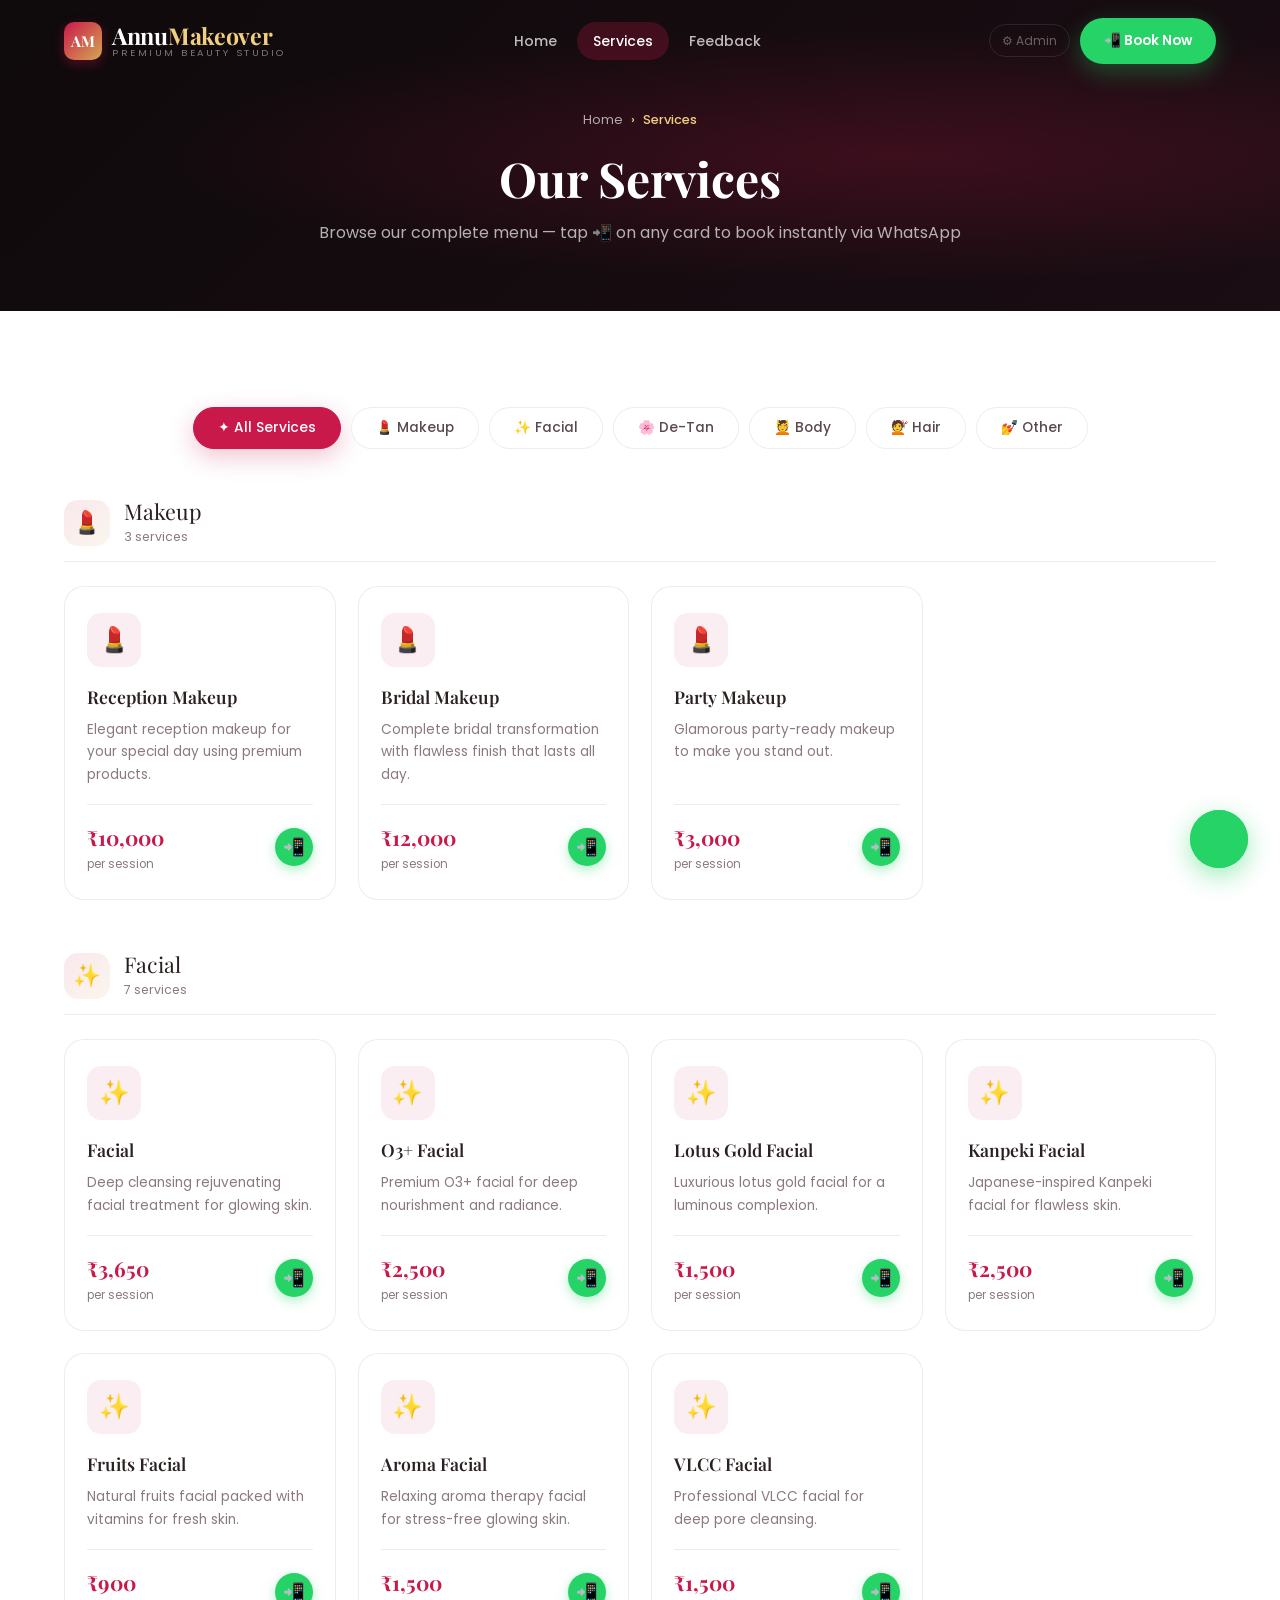
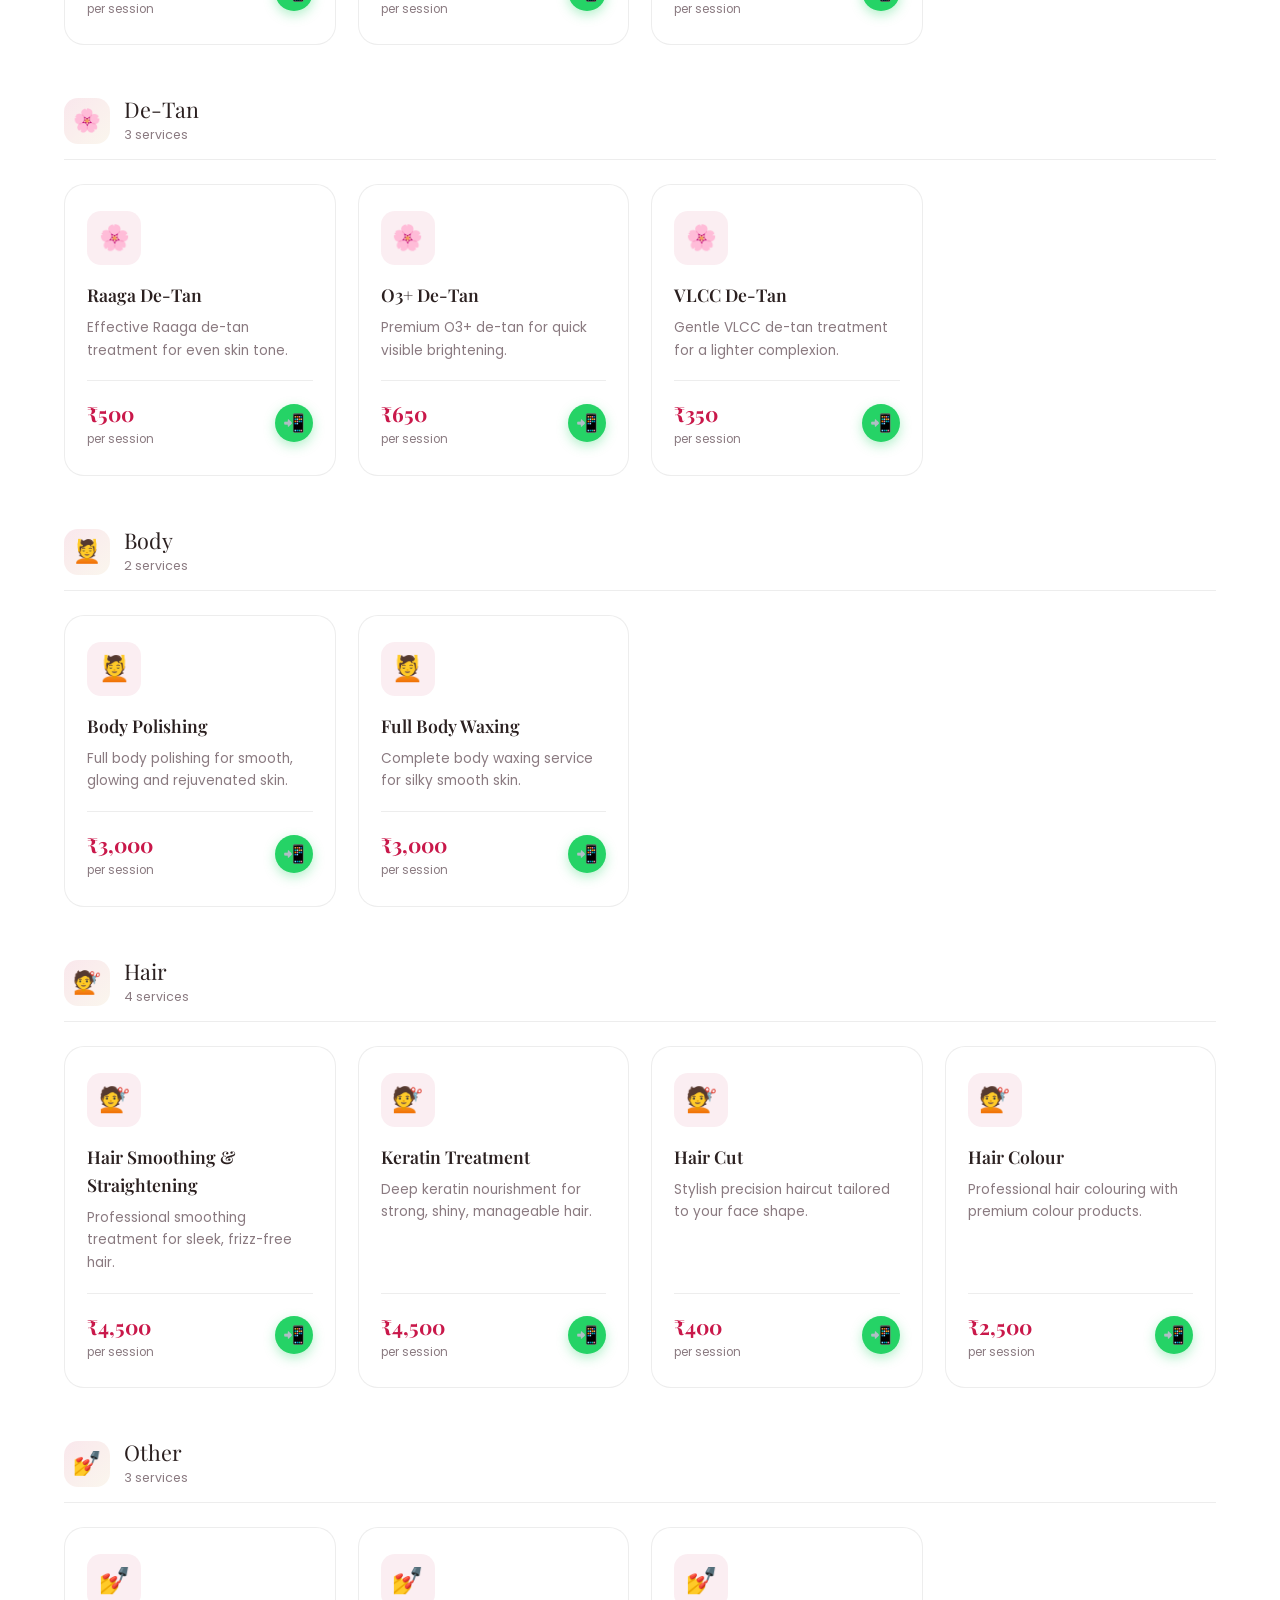
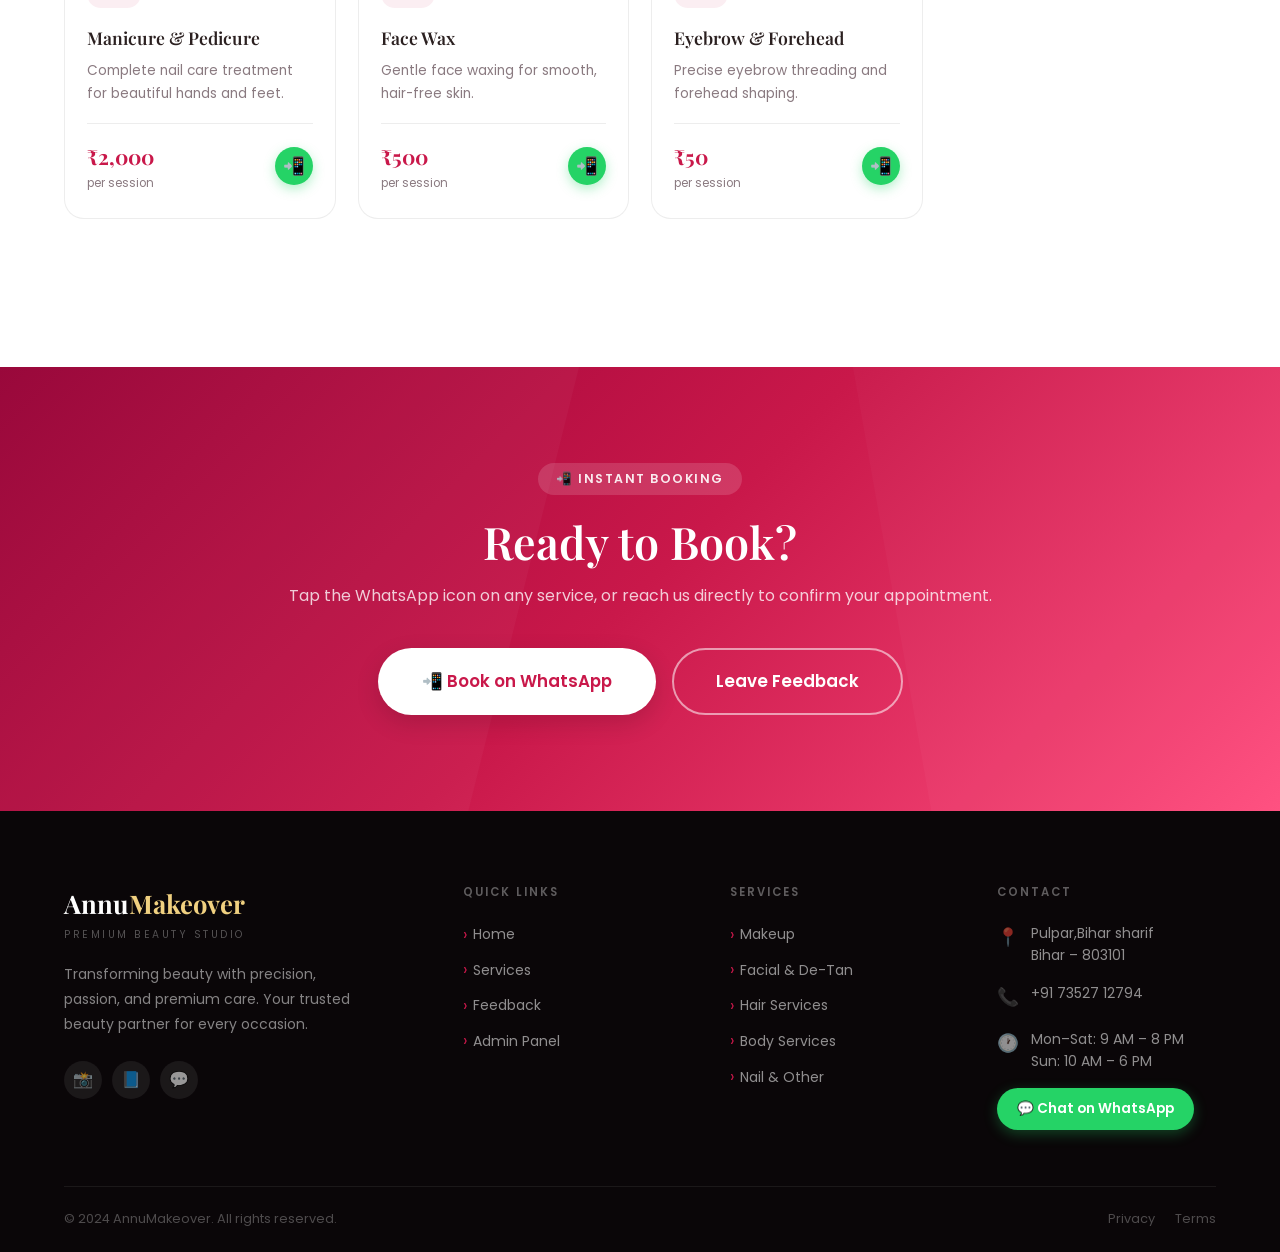
<file: customer-services.html>
<!DOCTYPE html>
<html lang="en">
<head>
  <meta charset="UTF-8">
  <meta name="viewport" content="width=device-width, initial-scale=1.0">
  <title>Services – AnnuMakeover</title>
  <meta name="description" content="Browse all AnnuMakeover beauty services. Tap WhatsApp to book any service instantly.">
  <link rel="icon" type="image/svg+xml" href="assets/icons/favicon.svg">
  <link rel="icon" href="data:image/svg+xml,<svg xmlns=%22http://www.w3.org/2000/svg%22 viewBox=%220 0 100 100%22><text y=%22.9em%22 font-size=%2290%22>💄</text></svg>">
  <link rel="stylesheet" href="css/style.css">
  <link rel="stylesheet" href="css/header.css">
  <link rel="stylesheet" href="css/footer.css">
</head>
<body>

<!-- ═══════════════ NAVBAR ═══════════════ -->
<nav class="navbar" id="navbar">
  <a href="index.html" class="navbar-brand">
    <div class="brand-logo-mark">AM</div>
    <div class="brand-text">
      <span class="brand-name">Annu<em>Makeover</em></span>
      <span class="brand-tagline">Premium Beauty Studio</span>
    </div>
  </a>
  <div class="navbar-menu">
    <a href="index.html" class="nav-link">Home</a>
    <a href="customer-services.html" class="nav-link active">Services</a>
    <a href="feedback.html" class="nav-link">Feedback</a>
  </div>
  <div class="navbar-cta">
    <a href="admin-login.html" class="nav-admin-link">⚙ Admin</a>
    <a href="https://wa.me/917352712794?text=Hi%20AnnuMakeover!%20I%27d%20like%20to%20book%20a%20service." class="btn btn-whatsapp btn-sm" target="_blank" rel="noopener">📲 Book Now</a>
  </div>
  <button class="hamburger" id="hamburger" aria-label="Open menu" aria-expanded="false">
    <span></span><span></span><span></span>
  </button>
</nav>

<!-- Mobile Menu -->
<div class="mobile-menu" id="mobileMenu" role="dialog" aria-modal="true" aria-label="Navigation">
  <a href="index.html" class="mobile-menu-brand">
    <div class="mobile-menu-logo-mark">AM</div>
    <span class="mobile-menu-brand-name">Annu<em>Makeover</em></span>
  </a>
  <a href="index.html" class="mobile-nav-link">Home</a>
  <a href="customer-services.html" class="mobile-nav-link active">Services</a>
  <a href="feedback.html" class="mobile-nav-link">Feedback</a>
  <div class="mobile-divider"></div>
  <a href="https://wa.me/917352712794?text=Hi%20AnnuMakeover!%20I%27d%20like%20to%20book%20a%20service." class="mobile-wa-btn" target="_blank" rel="noopener">📲 Book on WhatsApp</a>
  <a href="admin-login.html" class="mobile-admin-link">⚙ Admin Panel</a>
</div>

<!-- ═══════════════ PAGE HEADER ═══════════════ -->
<div class="page-header">
  <div class="container">
    <div class="page-header-content">
      <div class="breadcrumb">
        <a href="index.html">Home</a>
        <span class="breadcrumb-sep">›</span>
        <span>Services</span>
      </div>
      <h1>Our Services</h1>
      <p>Browse our complete menu — tap 📲 on any card to book instantly via WhatsApp</p>
    </div>
  </div>
</div>

<!-- ═══════════════ SERVICES ═══════════════ -->
<section class="section">
  <div class="container">

    <!-- Filter Bar -->
    <div class="filter-bar" id="filterBar" role="tablist" aria-label="Service categories">
      <button class="filter-btn active" data-cat="all" role="tab" aria-selected="true">✦ All Services</button>
      <button class="filter-btn" data-cat="makeup" role="tab" aria-selected="false">💄 Makeup</button>
      <button class="filter-btn" data-cat="facial" role="tab" aria-selected="false">✨ Facial</button>
      <button class="filter-btn" data-cat="detan"  role="tab" aria-selected="false">🌸 De-Tan</button>
      <button class="filter-btn" data-cat="body"   role="tab" aria-selected="false">💆 Body</button>
      <button class="filter-btn" data-cat="hair"   role="tab" aria-selected="false">💇 Hair</button>
      <button class="filter-btn" data-cat="other"  role="tab" aria-selected="false">💅 Other</button>
    </div>

    <!-- Services rendered by JS -->
    <div id="servicesContainer"></div>
  </div>
</section>

<!-- ═══════════════ CTA ═══════════════ -->
<section class="cta-section">
  <div class="container">
    <div class="cta-content">
      <div class="cta-badge">📲 Instant Booking</div>
      <h2 class="cta-title">Ready to Book?</h2>
      <p class="cta-subtitle">Tap the WhatsApp icon on any service, or reach us directly to confirm your appointment.</p>
      <div class="cta-actions">
        <a href="https://wa.me/917352712794?text=Hi%20AnnuMakeover!%20I%27d%20like%20to%20book%20a%20service." class="btn btn-white btn-lg" target="_blank" rel="noopener">📲 Book on WhatsApp</a>
        <a href="feedback.html" class="btn btn-outline-white btn-lg">Leave Feedback</a>
      </div>
    </div>
  </div>
</section>

<!-- ═══════════════ FOOTER ═══════════════ -->
<footer class="footer">
  <div class="container">
    <div class="footer-grid">
      <div>
        <div class="footer-brand-name">Annu<em>Makeover</em></div>
        <div class="footer-brand-tag">Premium Beauty Studio</div>
        <p class="footer-desc">Transforming beauty with precision, passion, and premium care. Your trusted beauty partner for every occasion.</p>
        <div class="footer-socials">
          <a href="#" class="social-btn" aria-label="Instagram">📸</a>
          <a href="#" class="social-btn" aria-label="Facebook">📘</a>
          <a href="https://wa.me/917352712794" class="social-btn" aria-label="WhatsApp" target="_blank" rel="noopener">💬</a>
        </div>
      </div>
      <div>
        <div class="footer-col-title">Quick Links</div>
        <div class="footer-links">
          <a href="index.html" class="footer-link">Home</a>
          <a href="customer-services.html" class="footer-link">Services</a>
          <a href="feedback.html" class="footer-link">Feedback</a>
          <a href="admin-login.html" class="footer-link">Admin Panel</a>
        </div>
      </div>
      <div>
        <div class="footer-col-title">Services</div>
        <div class="footer-links">
          <a href="customer-services.html?cat=makeup" class="footer-link">Makeup</a>
          <a href="customer-services.html?cat=facial" class="footer-link">Facial &amp; De-Tan</a>
          <a href="customer-services.html?cat=hair" class="footer-link">Hair Services</a>
          <a href="customer-services.html?cat=body" class="footer-link">Body Services</a>
          <a href="customer-services.html?cat=other" class="footer-link">Nail &amp; Other</a>
        </div>
      </div>
      <div>
        <div class="footer-col-title">Contact</div>
        <div class="footer-contact-item">
          <span class="footer-contact-icon">📍</span>
          <span>Pulpar,Bihar sharif<br>Bihar – 803101</span>
        </div>
        <div class="footer-contact-item">
          <span class="footer-contact-icon">📞</span>
          <a href="tel:+917352712794">+91 73527 12794</a>
        </div>
        <div class="footer-contact-item">
          <span class="footer-contact-icon">🕐</span>
          <span>Mon–Sat: 9 AM – 8 PM<br>Sun: 10 AM – 6 PM</span>
        </div>
        <a href="https://wa.me/917352712794" class="footer-wa-btn" target="_blank" rel="noopener">💬 Chat on WhatsApp</a>
      </div>
    </div>
    <div class="footer-bottom">
      <span>© 2024 AnnuMakeover. All rights reserved.</span>
      <div class="footer-bottom-links"><a href="#">Privacy</a><a href="#">Terms</a></div>
    </div>
  </div>
</footer>

<!-- WhatsApp FAB -->
<a href="https://wa.me/917352712794" class="whatsapp-fab" target="_blank" rel="noopener" aria-label="Chat on WhatsApp">💬</a>
<div class="toast-container" aria-live="polite"></div>

<script src="https://code.jquery.com/jquery-3.6.0.min.js"></script>
<script src="js/data.js"></script>
<script src="js/nav.js"></script>
<script src="js/script.js"></script>
<script>
/* ── Render all services from localStorage ── */
document.addEventListener('DOMContentLoaded', function () {
  renderAllServices();

  /* Pre-select category from URL param */
  var cat = new URLSearchParams(location.search).get('cat');
  if (cat) {
    var btn = document.querySelector('.filter-btn[data-cat="' + cat + '"]');
    if (btn) btn.click();
  }
});

function renderAllServices() {
  var services = AM.getServices().filter(function (s) { return s.active; });
  var container = document.getElementById('servicesContainer');
  if (!container) return;

  var catOrder = ['makeup', 'facial', 'detan', 'body', 'hair', 'other'];
  var html = '';

  catOrder.forEach(function (catKey) {
    var catSvcs = services.filter(function (s) { return s.category === catKey; });
    if (!catSvcs.length) return;
    var cat = AM.CATEGORIES[catKey] || { label: catKey, icon: '✨' };

    html += '<div class="cat-section" id="' + catKey + '" data-cat="' + catKey + '" style="margin-bottom:52px">' +
      '<div style="display:flex;align-items:center;gap:14px;margin-bottom:24px;padding-bottom:14px;border-bottom:1px solid var(--border-light)">' +
        '<div style="width:46px;height:46px;background:linear-gradient(135deg,rgba(201,24,74,0.1),rgba(212,168,83,0.1));border-radius:var(--r);display:flex;align-items:center;justify-content:center;font-size:1.4rem;flex-shrink:0">' + cat.icon + '</div>' +
        '<div>' +
          '<div style="font-family:var(--font-heading);font-size:1.35rem;color:var(--text);line-height:1.2">' + cat.label + '</div>' +
          '<div style="font-size:0.78rem;color:var(--text-light);margin-top:2px">' + catSvcs.length + ' service' + (catSvcs.length > 1 ? 's' : '') + '</div>' +
        '</div>' +
      '</div>' +
      '<div class="services-grid">';

    catSvcs.forEach(function (s) {
      html += '<div class="service-card fade-up" data-cat="' + catKey + '">' +
          '<div class="service-icon">' + cat.icon + '</div>' +
          '<div class="service-name">' + esc(s.name) + '</div>' +
          '<p class="service-desc">' + esc(s.description) + '</p>' +
          '<div class="service-footer">' +
            '<div class="service-price">₹' + Number(s.price).toLocaleString('en-IN') + '<small>per session</small></div>' +
            '<a href="' + AM.waLink(s.name, s.price) + '" class="btn-book" target="_blank" rel="noopener" title="Book ' + esc(s.name) + ' on WhatsApp" aria-label="Book via WhatsApp">📲</a>' +
          '</div>' +
        '</div>';
    });
    html += '</div></div>';
  });

  container.innerHTML = html;

  /* Trigger fade-up observer for dynamically inserted cards */
  var io = new IntersectionObserver(function (entries) {
    entries.forEach(function (e) { if (e.isIntersecting) { e.target.classList.add('visible'); io.unobserve(e.target); } });
  }, { threshold: 0.08 });
  container.querySelectorAll('.fade-up').forEach(function (el) { io.observe(el); });
}

function esc(str) {
  return String(str || '').replace(/&/g,'&amp;').replace(/</g,'&lt;').replace(/>/g,'&gt;').replace(/"/g,'&quot;');
}
</script>
</body>
</html>
</file>
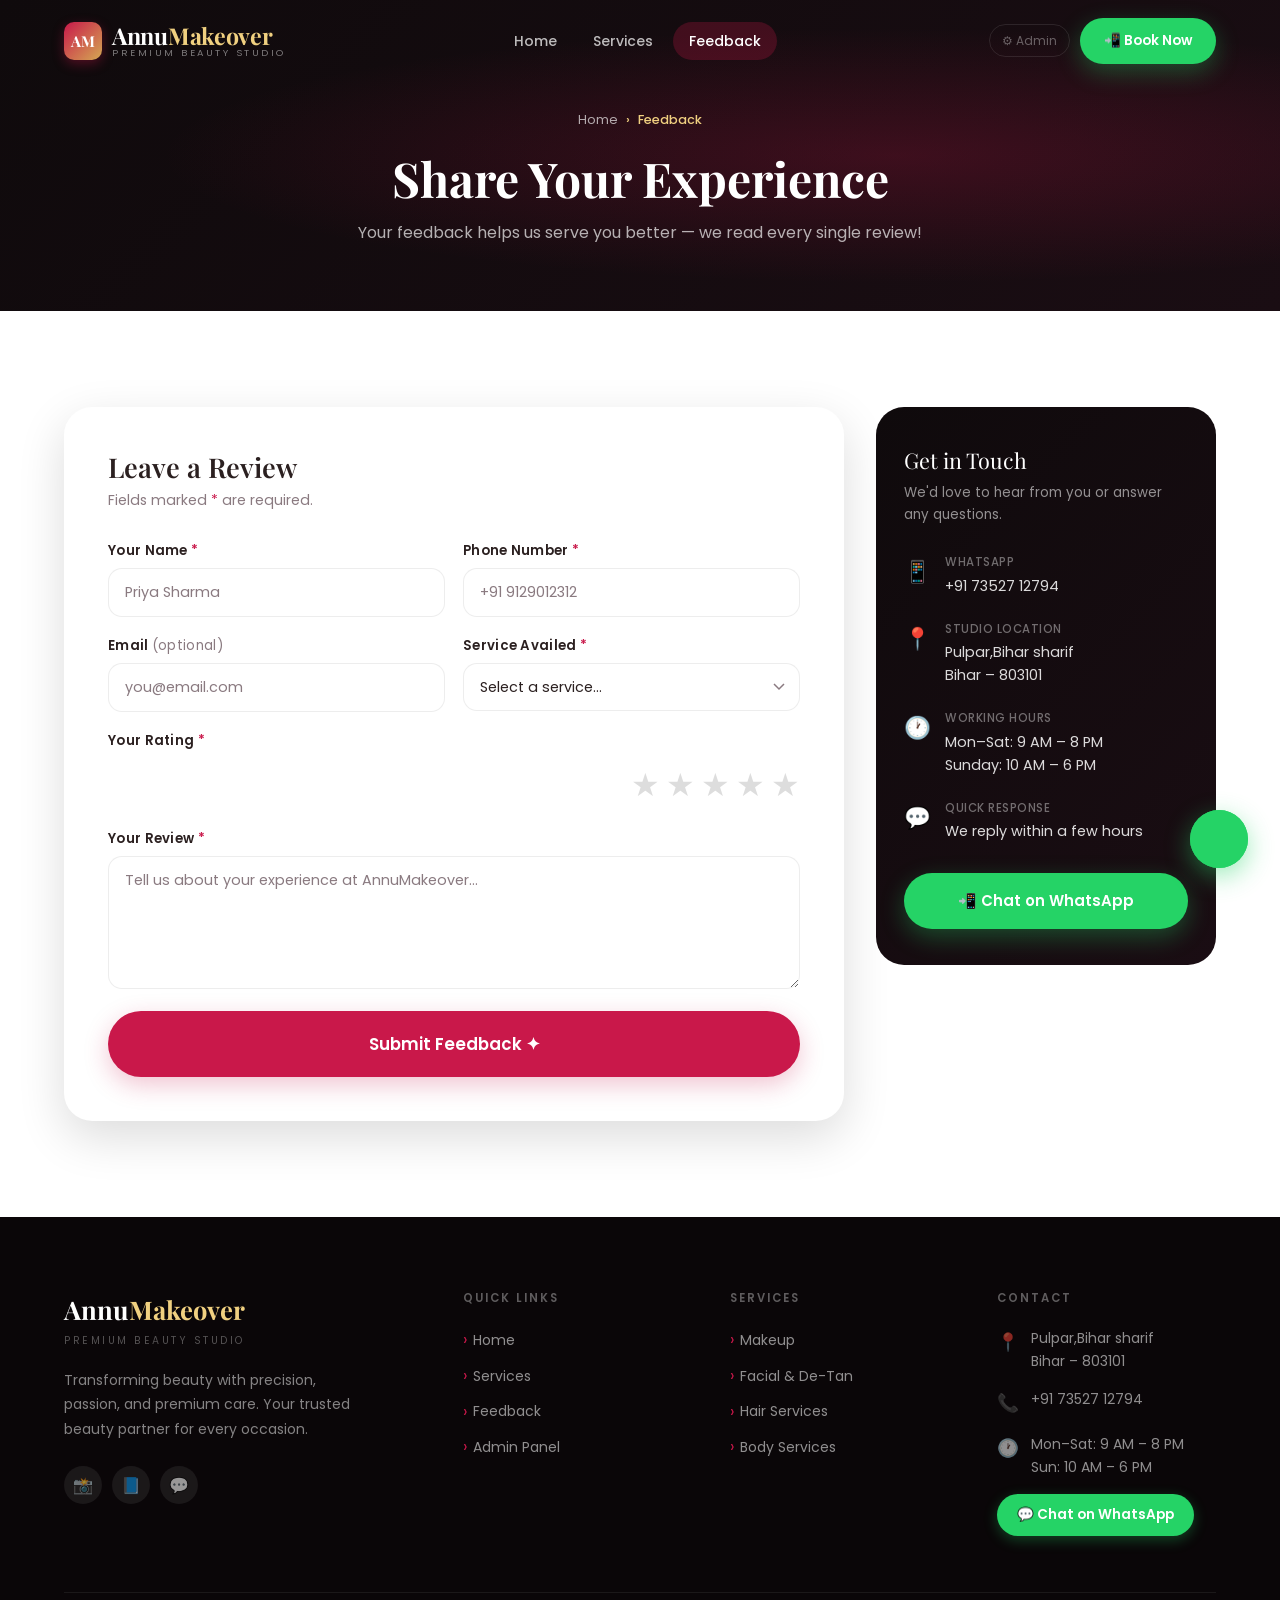
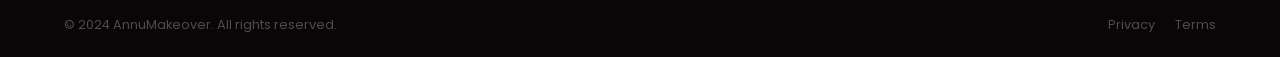
<file: feedback.html>
<!DOCTYPE html>
<html lang="en">
<head>
  <meta charset="UTF-8">
  <meta name="viewport" content="width=device-width, initial-scale=1.0">
  <title>Feedback – AnnuMakeover</title>
  <meta name="description" content="Share your experience with AnnuMakeover. We read every review!">
  <link rel="icon" type="image/svg+xml" href="assets/icons/favicon.svg">
  <link rel="icon" href="data:image/svg+xml,<svg xmlns=%22http://www.w3.org/2000/svg%22 viewBox=%220 0 100 100%22><text y=%22.9em%22 font-size=%2290%22>💄</text></svg>">
  <link rel="stylesheet" href="css/style.css">
  <link rel="stylesheet" href="css/header.css">
  <link rel="stylesheet" href="css/footer.css">
</head>
<body>

<!-- ═══════════════ NAVBAR ═══════════════ -->
<nav class="navbar" id="navbar">
  <a href="index.html" class="navbar-brand">
    <div class="brand-logo-mark">AM</div>
    <div class="brand-text">
      <span class="brand-name">Annu<em>Makeover</em></span>
      <span class="brand-tagline">Premium Beauty Studio</span>
    </div>
  </a>
  <div class="navbar-menu">
    <a href="index.html" class="nav-link">Home</a>
    <a href="customer-services.html" class="nav-link">Services</a>
    <a href="feedback.html" class="nav-link active">Feedback</a>
  </div>
  <div class="navbar-cta">
    <a href="admin-login.html" class="nav-admin-link">⚙ Admin</a>
    <a href="https://wa.me/917352712794?text=Hi%20AnnuMakeover!%20I%27d%20like%20to%20book%20a%20service." class="btn btn-whatsapp btn-sm" target="_blank" rel="noopener">📲 Book Now</a>
  </div>
  <button class="hamburger" id="hamburger" aria-label="Open menu" aria-expanded="false">
    <span></span><span></span><span></span>
  </button>
</nav>

<!-- Mobile Menu -->
<div class="mobile-menu" id="mobileMenu" role="dialog" aria-modal="true" aria-label="Navigation">
  <a href="index.html" class="mobile-menu-brand">
    <div class="mobile-menu-logo-mark">AM</div>
    <span class="mobile-menu-brand-name">Annu<em>Makeover</em></span>
  </a>
  <a href="index.html" class="mobile-nav-link">Home</a>
  <a href="customer-services.html" class="mobile-nav-link">Services</a>
  <a href="feedback.html" class="mobile-nav-link active">Feedback</a>
  <div class="mobile-divider"></div>
  <a href="https://wa.me/917352712794?text=Hi%20AnnuMakeover!%20I%27d%20like%20to%20book%20a%20service." class="mobile-wa-btn" target="_blank" rel="noopener">📲 Book on WhatsApp</a>
  <a href="admin-login.html" class="mobile-admin-link">⚙ Admin Panel</a>
</div>

<!-- ═══════════════ PAGE HEADER ═══════════════ -->
<div class="page-header">
  <div class="container">
    <div class="page-header-content">
      <div class="breadcrumb">
        <a href="index.html">Home</a>
        <span class="breadcrumb-sep">›</span>
        <span>Feedback</span>
      </div>
      <h1>Share Your Experience</h1>
      <p>Your feedback helps us serve you better — we read every single review!</p>
    </div>
  </div>
</div>

<!-- ═══════════════ FEEDBACK FORM ═══════════════ -->
<section class="section">
  <div class="container">
    <div class="feedback-layout">

      <!-- Form Card -->
      <div class="form-card">

        <!-- Success State (hidden until submitted) -->
        <div class="success-state" id="successState">
          <div class="success-icon">✓</div>
          <h3 style="font-family:var(--font-heading);font-size:1.6rem;margin-bottom:10px;color:var(--text)">Thank You!</h3>
          <p style="color:var(--text-mid);margin-bottom:28px;line-height:1.7">Your feedback has been received. We truly appreciate you taking the time to share your experience!</p>
          <div style="display:flex;gap:12px;justify-content:center;flex-wrap:wrap">
            <a href="customer-services.html" class="btn btn-primary">Browse Services</a>
            <a href="index.html" class="btn btn-outline">Back to Home</a>
          </div>
        </div>

        <!-- Form -->
        <div id="feedbackFormWrap">
          <div style="margin-bottom:28px">
            <h2 style="font-family:var(--font-heading);font-size:1.7rem;color:var(--text);margin-bottom:6px">Leave a Review</h2>
            <p style="color:var(--text-light);font-size:0.88rem">Fields marked <span style="color:var(--primary)">*</span> are required.</p>
          </div>
          <form id="feedbackForm" novalidate>
            <div class="form-grid">
              <div class="form-group">
                <label class="form-label" for="fbName">Your Name <span style="color:var(--primary)">*</span></label>
                <input class="form-control" id="fbName" type="text" placeholder="Priya Sharma" required autocomplete="name">
              </div>
              <div class="form-group">
                <label class="form-label" for="fbPhone">Phone Number <span style="color:var(--primary)">*</span></label>
                <input class="form-control" id="fbPhone" type="tel" placeholder="+91 9129012312" required autocomplete="tel">
              </div>
              <div class="form-group">
                <label class="form-label" for="fbEmail">Email <span style="color:var(--text-light);font-weight:400">(optional)</span></label>
                <input class="form-control" id="fbEmail" type="email" placeholder="you@email.com" autocomplete="email">
              </div>
              <div class="form-group">
                <label class="form-label" for="fbService">Service Availed <span style="color:var(--primary)">*</span></label>
                <select class="form-control" id="fbService" required>
                  <option value="" disabled selected>Select a service…</option>
                  <optgroup label="💄 Makeup">
                    <option>Reception Makeup</option>
                    <option>Bridal Makeup</option>
                    <option>Party Makeup</option>
                  </optgroup>
                  <optgroup label="✨ Facial">
                    <option>Facial (General)</option>
                    <option>O3+ Facial</option>
                    <option>Lotus Gold Facial</option>
                    <option>Kanpeki Facial</option>
                    <option>Fruits Facial</option>
                    <option>Aroma Facial</option>
                    <option>VLCC Facial</option>
                  </optgroup>
                  <optgroup label="🌸 De-Tan">
                    <option>Raaga De-Tan</option>
                    <option>O3+ De-Tan</option>
                    <option>VLCC De-Tan</option>
                  </optgroup>
                  <optgroup label="💆 Body">
                    <option>Body Polishing</option>
                    <option>Full Body Waxing</option>
                  </optgroup>
                  <optgroup label="💇 Hair">
                    <option>Hair Smoothing &amp; Straightening</option>
                    <option>Keratin Treatment</option>
                    <option>Hair Cut</option>
                    <option>Hair Colour</option>
                  </optgroup>
                  <optgroup label="💅 Other">
                    <option>Manicure &amp; Pedicure</option>
                    <option>Face Wax</option>
                    <option>Eyebrow &amp; Forehead</option>
                  </optgroup>
                </select>
              </div>
              <div class="form-group full">
                <label class="form-label">Your Rating <span style="color:var(--primary)">*</span></label>
                <div class="star-rating" role="radiogroup" aria-label="Rating">
                  <input type="radio" id="star5" name="rating" value="5">
                  <label for="star5" title="5 – Excellent">★</label>
                  <input type="radio" id="star4" name="rating" value="4">
                  <label for="star4" title="4 – Good">★</label>
                  <input type="radio" id="star3" name="rating" value="3">
                  <label for="star3" title="3 – Average">★</label>
                  <input type="radio" id="star2" name="rating" value="2">
                  <label for="star2" title="2 – Poor">★</label>
                  <input type="radio" id="star1" name="rating" value="1">
                  <label for="star1" title="1 – Terrible">★</label>
                </div>
              </div>
              <div class="form-group full">
                <label class="form-label" for="fbMessage">Your Review <span style="color:var(--primary)">*</span></label>
                <textarea class="form-control" id="fbMessage" rows="5" placeholder="Tell us about your experience at AnnuMakeover…" required></textarea>
              </div>
            </div>
            <div id="formError" style="display:none;color:#dc2626;font-size:0.85rem;margin-top:12px;padding:10px 14px;background:rgba(220,38,38,0.07);border-radius:8px"></div>
            <div style="margin-top:22px">
              <button type="submit" class="btn btn-primary btn-lg" style="width:100%;justify-content:center">
                Submit Feedback ✦
              </button>
            </div>
          </form>
        </div>
      </div>

      <!-- Info Sidebar -->
      <div class="info-card">
        <div class="info-card-title">Get in Touch</div>
        <div class="info-card-sub">We'd love to hear from you or answer any questions.</div>
        <div class="info-item">
          <span class="info-item-icon">📱</span>
          <div>
            <div class="info-item-label">WhatsApp</div>
            <div class="info-item-val">+91 73527 12794</div>
          </div>
        </div>
        <div class="info-item">
          <span class="info-item-icon">📍</span>
          <div>
            <div class="info-item-label">Studio Location</div>
            <div class="info-item-val">Pulpar,Bihar sharif<br>Bihar – 803101</div>
          </div>
        </div>
        <div class="info-item">
          <span class="info-item-icon">🕐</span>
          <div>
            <div class="info-item-label">Working Hours</div>
            <div class="info-item-val">Mon–Sat: 9 AM – 8 PM<br>Sunday: 10 AM – 6 PM</div>
          </div>
        </div>
        <div class="info-item">
          <span class="info-item-icon">💬</span>
          <div>
            <div class="info-item-label">Quick Response</div>
            <div class="info-item-val">We reply within a few hours</div>
          </div>
        </div>
        <a href="https://wa.me/917352712794?text=Hi%20AnnuMakeover!" class="btn btn-whatsapp" style="width:100%;justify-content:center;margin-top:8px" target="_blank" rel="noopener">
          📲 Chat on WhatsApp
        </a>
      </div>

    </div>
  </div>
</section>

<!-- ═══════════════ FOOTER ═══════════════ -->
<footer class="footer">
  <div class="container">
    <div class="footer-grid">
      <div>
        <div class="footer-brand-name">Annu<em>Makeover</em></div>
        <div class="footer-brand-tag">Premium Beauty Studio</div>
        <p class="footer-desc">Transforming beauty with precision, passion, and premium care. Your trusted beauty partner for every occasion.</p>
        <div class="footer-socials">
          <a href="#" class="social-btn" aria-label="Instagram">📸</a>
          <a href="#" class="social-btn" aria-label="Facebook">📘</a>
          <a href="https://wa.me/917352712794" class="social-btn" aria-label="WhatsApp" target="_blank" rel="noopener">💬</a>
        </div>
      </div>
      <div>
        <div class="footer-col-title">Quick Links</div>
        <div class="footer-links">
          <a href="index.html" class="footer-link">Home</a>
          <a href="customer-services.html" class="footer-link">Services</a>
          <a href="feedback.html" class="footer-link">Feedback</a>
          <a href="admin-login.html" class="footer-link">Admin Panel</a>
        </div>
      </div>
      <div>
        <div class="footer-col-title">Services</div>
        <div class="footer-links">
          <a href="customer-services.html?cat=makeup" class="footer-link">Makeup</a>
          <a href="customer-services.html?cat=facial" class="footer-link">Facial &amp; De-Tan</a>
          <a href="customer-services.html?cat=hair" class="footer-link">Hair Services</a>
          <a href="customer-services.html?cat=body" class="footer-link">Body Services</a>
        </div>
      </div>
      <div>
        <div class="footer-col-title">Contact</div>
        <div class="footer-contact-item">
          <span class="footer-contact-icon">📍</span>
          <span>Pulpar,Bihar sharif<br> Bihar – 803101</span>
        </div>
        <div class="footer-contact-item">
          <span class="footer-contact-icon">📞</span>
          <a href="tel:+917352712794">+91 73527 12794</a>
        </div>
        <div class="footer-contact-item">
          <span class="footer-contact-icon">🕐</span>
          <span>Mon–Sat: 9 AM – 8 PM<br>Sun: 10 AM – 6 PM</span>
        </div>
        <a href="https://wa.me/917352712794" class="footer-wa-btn" target="_blank" rel="noopener">💬 Chat on WhatsApp</a>
      </div>
    </div>
    <div class="footer-bottom">
      <span>© 2024 AnnuMakeover. All rights reserved.</span>
      <div class="footer-bottom-links"><a href="#">Privacy</a><a href="#">Terms</a></div>
    </div>
  </div>
</footer>

<!-- WhatsApp FAB -->
<a href="https://wa.me/917352712794" class="whatsapp-fab" target="_blank" rel="noopener" aria-label="Chat on WhatsApp">💬</a>
<div class="toast-container" aria-live="polite"></div>

<script src="https://code.jquery.com/jquery-3.6.0.min.js"></script>
<script src="js/data.js"></script>
<script src="js/nav.js"></script>
<script src="js/script.js"></script>
<script>
document.addEventListener('DOMContentLoaded', function () {
  var form      = document.getElementById('feedbackForm');
  var errorEl   = document.getElementById('formError');

  form && form.addEventListener('submit', function (e) {
    e.preventDefault();
    errorEl.style.display = 'none';

    var name    = document.getElementById('fbName').value.trim();
    var phone   = document.getElementById('fbPhone').value.trim();
    var service = document.getElementById('fbService').value;
    var message = document.getElementById('fbMessage').value.trim();
    var rating  = document.querySelector('input[name="rating"]:checked');

    if (!name || !phone || !service || !message || !rating) {
      errorEl.textContent = 'Please fill in all required fields and select a rating.';
      errorEl.style.display = 'block';
      return;
    }

    AM.addFeedback({
      name:    name,
      phone:   phone,
      email:   document.getElementById('fbEmail').value.trim(),
      service: service,
      rating:  parseInt(rating.value),
      message: message,
    });

    document.getElementById('feedbackFormWrap').style.display = 'none';
    var ss = document.getElementById('successState');
    if (ss) ss.style.display = 'block';
  });
});
</script>
</body>
</html>
</file>
<file: css/style.css>
/* AnnuMakeover – Premium Beauty Studio */
@import url('https://fonts.googleapis.com/css2?family=Playfair+Display:ital,wght@0,400;0,600;0,700;1,400&family=Poppins:wght@300;400;500;600;700&display=swap');

:root {
  --primary:       #c9184a;
  --primary-dark:  #960035;
  --primary-light: #f24e78;
  --gold:          #d4a853;
  --gold-light:    #f0d080;
  --cream:         #fdf6f0;
  --cream-dark:    #f5ebe0;
  --white:         #ffffff;
  --dark:          #0f0a0c;
  --dark-2:        #1a0d13;
  --text:          #2b2020;
  --text-mid:      #5a4a50;
  --text-light:    #8a7a80;
  --border:        rgba(201,24,74,0.10);
  --border-light:  rgba(0,0,0,0.07);
  --shadow-xs: 0 1px 4px rgba(0,0,0,0.05);
  --shadow-sm: 0 4px 14px rgba(0,0,0,0.07);
  --shadow-md: 0 8px 28px rgba(0,0,0,0.10);
  --shadow-lg: 0 16px 48px rgba(0,0,0,0.14);
  --shadow-xl: 0 24px 64px rgba(0,0,0,0.18);
  --shadow-pk: 0 8px 24px rgba(201,24,74,0.25);
  --r-sm:   8px;
  --r:      14px;
  --r-lg:   20px;
  --r-xl:   28px;
  --r-full: 9999px;
  --ease: cubic-bezier(0.4, 0, 0.2, 1);
  --t:  all 0.3s var(--ease);
  --ts: all 0.5s var(--ease);
  --section-py: 96px;
  --font-body:    'Poppins', sans-serif;
  --font-heading: 'Playfair Display', serif;
}

*, *::before, *::after { box-sizing: border-box; margin: 0; padding: 0; }
html { scroll-behavior: smooth; -webkit-font-smoothing: antialiased; }
body { font-family: var(--font-body); color: var(--text); background: var(--white); line-height: 1.6; overflow-x: hidden; }
img { max-width: 100%; display: block; }
a { text-decoration: none; color: inherit; }
ul { list-style: none; }
button { font-family: var(--font-body); cursor: pointer; border: none; }

h1, h2, h3, h4 { font-family: var(--font-heading); line-height: 1.2; }
h1 { font-size: clamp(2.2rem, 6vw, 4.2rem); font-weight: 700; }
h2 { font-size: clamp(1.7rem, 4vw, 2.8rem); font-weight: 600; }
h3 { font-size: clamp(1.1rem, 2.5vw, 1.5rem); font-weight: 500; }

.container { width: 90%; max-width: 1200px; margin: 0 auto; }
.section     { padding: var(--section-py) 0; }
.section-alt  { background: var(--cream); }
.section-dark { background: var(--dark); color: var(--white); }
.text-center  { text-align: center; }

/* Section Header */
.section-header { text-align: center; max-width: 640px; margin: 0 auto 60px; }
.section-badge {
  display: inline-block; padding: 6px 18px;
  background: rgba(201,24,74,0.08); color: var(--primary);
  border-radius: var(--r-full); font-size: 0.78rem; font-weight: 600;
  letter-spacing: 1.8px; text-transform: uppercase; margin-bottom: 14px;
}
.section-title { color: var(--text); margin-bottom: 14px; }
.section-subtitle { color: var(--text-mid); font-size: 1rem; line-height: 1.75; }
.gradient-text {
  background: linear-gradient(135deg, var(--primary), var(--gold));
  -webkit-background-clip: text; -webkit-text-fill-color: transparent; background-clip: text;
}

/* Buttons */
.btn {
  display: inline-flex; align-items: center; gap: 8px; padding: 14px 32px;
  border-radius: var(--r-full); font-size: 0.93rem; font-weight: 600;
  cursor: pointer; border: 2px solid transparent; transition: var(--t);
  text-decoration: none; outline: none; white-space: nowrap;
}
.btn-primary  { background: var(--primary); color: #fff; box-shadow: var(--shadow-pk); }
.btn-primary:hover  { background: var(--primary-dark); transform: translateY(-2px); box-shadow: 0 12px 32px rgba(201,24,74,0.38); }
.btn-outline  { border-color: var(--primary); color: var(--primary); background: transparent; }
.btn-outline:hover  { background: var(--primary); color: #fff; transform: translateY(-2px); }
.btn-whatsapp { background: #25D366; color: #fff; box-shadow: 0 8px 24px rgba(37,211,102,0.32); }
.btn-whatsapp:hover { background: #1da851; transform: translateY(-2px); box-shadow: 0 12px 32px rgba(37,211,102,0.45); }
.btn-gold { background: linear-gradient(135deg, var(--gold), #e8c97a); color: var(--dark); box-shadow: 0 8px 24px rgba(212,168,83,0.35); }
.btn-gold:hover { transform: translateY(-2px); box-shadow: 0 12px 32px rgba(212,168,83,0.48); }
.btn-white  { background: #fff; color: var(--primary); box-shadow: 0 8px 24px rgba(0,0,0,0.14); }
.btn-white:hover  { transform: translateY(-2px); box-shadow: 0 12px 32px rgba(0,0,0,0.22); }
.btn-outline-white { border: 2px solid rgba(255,255,255,0.55); color: #fff; background: transparent; }
.btn-outline-white:hover { background: rgba(255,255,255,0.14); border-color: #fff; transform: translateY(-2px); }
.btn-sm { padding: 10px 22px; font-size: 0.85rem; }
.btn-lg { padding: 18px 42px; font-size: 1.05rem; }

/* Hero */
.hero { position: relative; min-height: 100vh; display: flex; align-items: center; overflow: hidden; }
.hero-bg {
  position: absolute; inset: 0;
  background-image: url('../assets/images/hero.jpg');
  background-size: cover; background-position: center top;
  transform: scale(1.06); transition: transform 9s ease-out; will-change: transform;
}
.hero-bg.loaded { transform: scale(1); }
.hero-overlay {
  position: absolute; inset: 0;
  background: linear-gradient(135deg, rgba(15,10,12,0.88) 0%, rgba(150,0,53,0.60) 55%, rgba(212,168,83,0.18) 100%);
}
.hero-content { position: relative; z-index: 2; padding: 90px 0 80px; }
.hero-badge {
  display: inline-flex; align-items: center; gap: 8px; padding: 8px 20px;
  background: rgba(255,255,255,0.10); backdrop-filter: blur(10px);
  border: 1px solid rgba(255,255,255,0.18); border-radius: var(--r-full);
  color: var(--gold-light); font-size: 0.78rem; font-weight: 500;
  letter-spacing: 2px; text-transform: uppercase; margin-bottom: 28px;
}
.hero-badge-dot { width: 6px; height: 6px; background: var(--gold-light); border-radius: 50%; animation: blink 1.8s ease-in-out infinite; }
@keyframes blink { 0%,100%{opacity:1} 50%{opacity:0.3} }
.hero-title { color: #fff; margin-bottom: 20px; text-shadow: 0 2px 24px rgba(0,0,0,0.3); }
.hero-title em { font-style: normal; color: var(--gold-light); }
.hero-subtitle { color: rgba(255,255,255,0.8); font-size: 1.05rem; margin-bottom: 40px; max-width: 480px; line-height: 1.8; }
.hero-cta { display: flex; gap: 16px; flex-wrap: wrap; }
.hero-scroll {
  position: absolute; bottom: 36px; left: 50%; transform: translateX(-50%);
  z-index: 2; display: flex; flex-direction: column; align-items: center; gap: 10px;
  color: rgba(255,255,255,0.5); font-size: 0.7rem; letter-spacing: 2.5px;
  text-transform: uppercase; animation: scrollBounce 2.2s infinite;
}
.hero-scroll-line { width: 1px; height: 44px; background: linear-gradient(to bottom, rgba(255,255,255,0.55), transparent); }
@keyframes scrollBounce { 0%,100%{transform:translateX(-50%) translateY(0)} 50%{transform:translateX(-50%) translateY(8px)} }

/* Stats Bar */
.stats-bar {
  background: var(--white); box-shadow: var(--shadow-xl); border-radius: var(--r-xl);
  margin: -48px auto 0; position: relative; z-index: 10;
  width: 90%; max-width: 1100px; display: grid; grid-template-columns: repeat(4, 1fr);
}
.stat-item { padding: 36px 24px; text-align: center; border-right: 1px solid var(--border-light); }
.stat-item:last-child { border-right: none; }
.stat-number { font-family: var(--font-heading); font-size: 2.6rem; font-weight: 700; color: var(--primary); line-height: 1; margin-bottom: 6px; }
.stat-label { font-size: 0.8rem; color: var(--text-light); font-weight: 500; letter-spacing: 0.5px; }

/* Category Showcase */
.cat-grid { display: grid; grid-template-columns: repeat(2, 1fr); gap: 24px; }
.cat-card { position: relative; border-radius: var(--r-xl); overflow: hidden; aspect-ratio: 4/3; cursor: pointer; }
.cat-card img { width: 100%; height: 100%; object-fit: cover; transition: transform 0.7s var(--ease); }
.cat-card:hover img { transform: scale(1.06); }
.cat-card-overlay {
  position: absolute; inset: 0;
  background: linear-gradient(to top, rgba(15,10,12,0.82) 0%, rgba(15,10,12,0.1) 60%);
  display: flex; flex-direction: column; justify-content: flex-end; padding: 28px;
}
.cat-card-icon { font-size: 2rem; margin-bottom: 8px; }
.cat-card-name { font-family: var(--font-heading); font-size: 1.5rem; color: #fff; margin-bottom: 4px; }
.cat-card-count { font-size: 0.82rem; color: rgba(255,255,255,0.65); margin-bottom: 14px; }
.cat-card-link { display: inline-flex; align-items: center; gap: 6px; color: var(--gold-light); font-size: 0.82rem; font-weight: 600; letter-spacing: 0.5px; transition: var(--t); }
.cat-card-link::after { content: '→'; transition: var(--t); }
.cat-card:hover .cat-card-link::after { transform: translateX(5px); }

/* Service Cards */
.services-grid { display: grid; grid-template-columns: repeat(auto-fill, minmax(270px, 1fr)); gap: 22px; }
.service-card {
  background: var(--white); border-radius: var(--r-lg); padding: 26px 22px;
  border: 1px solid var(--border-light); transition: var(--t);
  position: relative; overflow: hidden; display: flex; flex-direction: column;
}
.service-card::before {
  content: ''; position: absolute; top: 0; left: 0; right: 0; height: 3px;
  background: linear-gradient(90deg, var(--primary), var(--gold));
  transform: scaleX(0); transform-origin: left; transition: transform 0.4s var(--ease);
}
.service-card:hover { transform: translateY(-6px); box-shadow: var(--shadow-lg); border-color: rgba(201,24,74,0.14); }
.service-card:hover::before { transform: scaleX(1); }
.service-icon {
  width: 54px; height: 54px; background: rgba(201,24,74,0.07); border-radius: var(--r);
  display: flex; align-items: center; justify-content: center; font-size: 1.55rem;
  margin-bottom: 16px; transition: var(--t);
}
.service-card:hover .service-icon { background: rgba(201,24,74,0.14); transform: scale(1.06); }
.service-name { font-family: var(--font-heading); font-size: 1.1rem; font-weight: 600; color: var(--text); margin-bottom: 8px; }
.service-desc { font-size: 0.855rem; color: var(--text-light); flex: 1; margin-bottom: 18px; line-height: 1.65; }
.service-footer { display: flex; align-items: center; justify-content: space-between; margin-top: auto; padding-top: 16px; border-top: 1px solid var(--border-light); }
.service-price { font-family: var(--font-heading); font-size: 1.3rem; font-weight: 700; color: var(--primary); }
.service-price small { font-size: 0.72rem; font-family: var(--font-body); color: var(--text-light); font-weight: 400; display: block; }
.btn-book {
  width: 38px; height: 38px; background: #25D366; border-radius: var(--r-full);
  display: flex; align-items: center; justify-content: center; color: #fff;
  font-size: 1.1rem; transition: var(--t); box-shadow: 0 4px 12px rgba(37,211,102,0.35); text-decoration: none;
}
.btn-book:hover { transform: scale(1.12); box-shadow: 0 6px 22px rgba(37,211,102,0.52); }

/* Filter Bar */
.filter-bar { display: flex; gap: 10px; flex-wrap: wrap; justify-content: center; margin-bottom: 50px; }
.filter-btn {
  padding: 10px 24px; border-radius: var(--r-full); border: 1.5px solid var(--border-light);
  background: var(--white); color: var(--text-mid); font-size: 0.86rem; font-weight: 500;
  cursor: pointer; transition: var(--t); display: flex; align-items: center; gap: 6px;
}
.filter-btn:hover, .filter-btn.active { background: var(--primary); color: #fff; border-color: var(--primary); box-shadow: var(--shadow-pk); }

/* Features */
.features-grid { display: grid; grid-template-columns: repeat(auto-fit, minmax(210px, 1fr)); gap: 26px; }
.feature-card { text-align: center; padding: 40px 26px; background: var(--white); border-radius: var(--r-lg); box-shadow: var(--shadow-sm); border: 1px solid var(--border-light); transition: var(--t); }
.feature-card:hover { transform: translateY(-4px); box-shadow: var(--shadow-md); }
.feature-icon { width: 68px; height: 68px; background: linear-gradient(135deg, rgba(201,24,74,0.09), rgba(212,168,83,0.08)); border-radius: var(--r-lg); display: flex; align-items: center; justify-content: center; font-size: 2rem; margin: 0 auto 20px; }
.feature-title { font-family: var(--font-heading); font-size: 1.1rem; margin-bottom: 10px; color: var(--text); }
.feature-desc { font-size: 0.86rem; color: var(--text-light); line-height: 1.68; }

/* Testimonials */
.testimonials-wrapper { position: relative; overflow: hidden; }
.testimonials-track { display: flex; gap: 22px; transition: transform 0.5s var(--ease); }
.testimonial-card { min-width: calc(33.333% - 15px); background: var(--white); border-radius: var(--r-lg); padding: 32px 28px; box-shadow: var(--shadow-sm); border: 1px solid var(--border-light); position: relative; }
.testimonial-card::before { content: '\201C'; position: absolute; top: -8px; left: 22px; font-family: var(--font-heading); font-size: 5rem; line-height: 1; color: rgba(201,24,74,0.12); }
.testimonial-text { font-size: 0.93rem; color: var(--text-mid); line-height: 1.78; margin-bottom: 22px; font-style: italic; }
.testimonial-author { display: flex; align-items: center; gap: 12px; }
.author-avatar { width: 44px; height: 44px; border-radius: var(--r-full); background: linear-gradient(135deg, var(--primary), var(--gold)); display: flex; align-items: center; justify-content: center; color: #fff; font-weight: 700; font-size: 1rem; flex-shrink: 0; }
.author-name { font-weight: 600; font-size: 0.9rem; color: var(--text); }
.author-sub  { font-size: 0.76rem; color: var(--text-light); }
.review-stars { color: var(--gold); font-size: 0.85rem; letter-spacing: 2px; margin-left: auto; }
.slider-controls { display: flex; align-items: center; justify-content: center; gap: 10px; margin-top: 36px; }
.slider-dot { width: 8px; height: 8px; border-radius: var(--r-full); background: rgba(201,24,74,0.22); cursor: pointer; transition: var(--t); border: none; padding: 0; }
.slider-dot.active { width: 28px; background: var(--primary); }

/* CTA */
.cta-section { background: linear-gradient(135deg, var(--primary-dark) 0%, var(--primary) 50%, #ff4d7e 100%); padding: var(--section-py) 0; text-align: center; position: relative; overflow: hidden; }
.cta-section::before { content: ''; position: absolute; top: -50%; left: -20%; width: 60%; height: 200%; background: rgba(255,255,255,0.03); transform: rotate(14deg); }
.cta-section::after { content: ''; position: absolute; top: -30%; right: -10%; width: 40%; height: 160%; background: rgba(255,255,255,0.025); transform: rotate(-10deg); }
.cta-content { position: relative; z-index: 2; }
.cta-badge { display: inline-block; padding: 6px 18px; background: rgba(255,255,255,0.14); border-radius: var(--r-full); color: rgba(255,255,255,0.9); font-size: 0.78rem; font-weight: 600; letter-spacing: 1.5px; text-transform: uppercase; margin-bottom: 20px; }
.cta-title   { color: #fff; margin-bottom: 14px; }
.cta-subtitle { color: rgba(255,255,255,0.78); font-size: 1rem; margin-bottom: 40px; }
.cta-actions  { display: flex; gap: 16px; justify-content: center; flex-wrap: wrap; }

/* WhatsApp FAB */
.whatsapp-fab { position: fixed; bottom: 32px; right: 32px; z-index: 1000; width: 58px; height: 58px; background: #25D366; border-radius: var(--r-full); display: flex; align-items: center; justify-content: center; font-size: 1.65rem; color: #fff; box-shadow: 0 8px 26px rgba(37,211,102,0.45); transition: var(--t); text-decoration: none; }
.whatsapp-fab::before { content: ''; position: absolute; width: 100%; height: 100%; border-radius: var(--r-full); background: #25D366; animation: fabPulse 2.4s ease-out infinite; }
@keyframes fabPulse { 0%{transform:scale(1);opacity:0.7} 100%{transform:scale(1.75);opacity:0} }
.whatsapp-fab:hover { transform: scale(1.08); box-shadow: 0 12px 32px rgba(37,211,102,0.62); }

/* Page Header */
.page-header { background: linear-gradient(135deg, var(--dark) 0%, var(--dark-2) 100%); padding: 110px 0 65px; text-align: center; position: relative; overflow: hidden; }
.page-header::before { content: ''; position: absolute; inset: 0; background: radial-gradient(ellipse at 70% 50%, rgba(201,24,74,0.22) 0%, transparent 58%); }
.page-header-content { position: relative; z-index: 2; }
.page-header h1 { color: #fff; margin-bottom: 12px; font-size: clamp(1.8rem, 4vw, 3rem); }
.page-header p { color: rgba(255,255,255,0.68); font-size: 1rem; }
.breadcrumb { display: flex; align-items: center; justify-content: center; gap: 8px; margin-bottom: 20px; font-size: 0.8rem; color: rgba(255,255,255,0.45); }
.breadcrumb a { color: rgba(255,255,255,0.65); }
.breadcrumb a:hover { color: var(--gold-light); }
.breadcrumb span { color: var(--gold-light); font-weight: 500; }
.breadcrumb-sep { color: rgba(255,255,255,0.3); }

/* Feedback Form */
.feedback-layout { display: grid; grid-template-columns: 1fr 340px; gap: 32px; align-items: start; }
.form-card { background: var(--white); border-radius: var(--r-xl); padding: 44px; box-shadow: var(--shadow-lg); }
.form-grid { display: grid; grid-template-columns: 1fr 1fr; gap: 18px; }
.form-group { display: flex; flex-direction: column; gap: 7px; }
.form-group.full { grid-column: 1 / -1; }
.form-label { font-size: 0.83rem; font-weight: 600; color: var(--text); letter-spacing: 0.3px; }
.form-control { padding: 13px 16px; border: 1.5px solid var(--border-light); border-radius: var(--r); font-family: var(--font-body); font-size: 0.9rem; color: var(--text); background: var(--white); transition: var(--t); outline: none; }
.form-control:focus { border-color: var(--primary); box-shadow: 0 0 0 3px rgba(201,24,74,0.07); }
.form-control::placeholder { color: var(--text-light); }
textarea.form-control { resize: vertical; min-height: 120px; }
select.form-control { appearance: none; background-image: url("data:image/svg+xml,%3Csvg xmlns='http://www.w3.org/2000/svg' width='12' height='8'%3E%3Cpath d='M1 1l5 5 5-5' stroke='%238a7a80' stroke-width='1.5' fill='none'/%3E%3C/svg%3E"); background-repeat: no-repeat; background-position: right 14px center; padding-right: 40px; }
.star-rating { display: flex; gap: 6px; flex-direction: row-reverse; align-items: center; }
.star-rating input { display: none; }
.star-rating label { font-size: 2rem; color: #ddd; cursor: pointer; transition: color 0.15s; }
.star-rating label:hover, .star-rating label:hover ~ label, .star-rating input:checked ~ label { color: var(--gold); }
.info-card { background: linear-gradient(135deg, var(--dark), var(--dark-2)); border-radius: var(--r-xl); padding: 36px 28px; color: #fff; }
.info-card-title { font-family: var(--font-heading); font-size: 1.35rem; color: #fff; margin-bottom: 5px; }
.info-card-sub { font-size: 0.84rem; color: rgba(255,255,255,0.55); margin-bottom: 28px; }
.info-item { display: flex; gap: 14px; margin-bottom: 22px; align-items: flex-start; }
.info-item-icon { font-size: 1.35rem; flex-shrink: 0; margin-top: 2px; }
.info-item-label { font-size: 0.72rem; color: rgba(255,255,255,0.4); font-weight: 500; letter-spacing: 0.5px; text-transform: uppercase; margin-bottom: 3px; }
.info-item-val { font-size: 0.9rem; color: rgba(255,255,255,0.85); }

/* Success State */
.success-state { text-align: center; padding: 48px 24px; display: none; }
.success-icon { width: 80px; height: 80px; background: rgba(16,185,129,0.1); border-radius: var(--r-full); display: flex; align-items: center; justify-content: center; font-size: 2.4rem; margin: 0 auto 22px; animation: popIn 0.5s var(--ease); }
@keyframes popIn { 0%{transform:scale(0)} 65%{transform:scale(1.14)} 100%{transform:scale(1)} }

/* Scroll Animations */
.fade-up { opacity: 0; transform: translateY(28px); transition: opacity 0.65s var(--ease), transform 0.65s var(--ease); }
.fade-up.visible { opacity: 1; transform: translateY(0); }
.fade-up:nth-child(1){transition-delay:0ms} .fade-up:nth-child(2){transition-delay:90ms}
.fade-up:nth-child(3){transition-delay:180ms} .fade-up:nth-child(4){transition-delay:270ms}
.fade-up:nth-child(5){transition-delay:360ms} .fade-up:nth-child(6){transition-delay:450ms}
.fade-up:nth-child(7){transition-delay:540ms} .fade-up:nth-child(8){transition-delay:630ms}

/* Admin */
.admin-layout { display: grid; grid-template-columns: 250px 1fr; min-height: 100vh; }
.admin-sidebar { background: var(--dark); color: #fff; position: sticky; top: 0; height: 100vh; overflow-y: auto; display: flex; flex-direction: column; }
.admin-sidebar-header { padding: 28px 22px 20px; border-bottom: 1px solid rgba(255,255,255,0.07); }
.admin-sidebar-logo { font-family: var(--font-heading); font-size: 1.25rem; color: #fff; margin-bottom: 2px; }
.admin-sidebar-sub { font-size: 0.72rem; color: rgba(255,255,255,0.35); letter-spacing: 0.5px; }
.admin-nav { padding: 12px 0; flex: 1; }
.admin-nav-item { display: flex; align-items: center; gap: 12px; padding: 13px 22px; color: rgba(255,255,255,0.55); font-size: 0.88rem; cursor: pointer; transition: var(--t); border-left: 3px solid transparent; text-decoration: none; }
.admin-nav-item:hover, .admin-nav-item.active { background: rgba(255,255,255,0.06); color: #fff; border-left-color: var(--primary); }
.admin-nav-icon { font-size: 1.1rem; }
.admin-nav-section { padding: 18px 22px 8px; font-size: 0.67rem; font-weight: 600; color: rgba(255,255,255,0.22); letter-spacing: 1.5px; text-transform: uppercase; }
.admin-sidebar-footer { padding: 16px 22px 22px; border-top: 1px solid rgba(255,255,255,0.07); }
.admin-main { background: #f7f4f5; padding: 32px; overflow-y: auto; }
.admin-topbar { display: flex; align-items: center; justify-content: space-between; margin-bottom: 30px; }
.admin-page-title { font-family: var(--font-heading); font-size: 1.75rem; color: var(--text); }
.admin-topbar-right { display: flex; align-items: center; gap: 12px; }
.admin-user-badge { display: flex; align-items: center; gap: 10px; padding: 8px 16px; background: var(--white); border-radius: var(--r-full); font-size: 0.85rem; font-weight: 500; color: var(--text); box-shadow: var(--shadow-xs); }
.admin-user-dot { width: 8px; height: 8px; background: #10b981; border-radius: 50%; }
.admin-stat-cards { display: grid; grid-template-columns: repeat(3, 1fr); gap: 18px; margin-bottom: 28px; }
.admin-stat-card { background: var(--white); border-radius: var(--r-lg); padding: 24px; box-shadow: var(--shadow-xs); display: flex; align-items: center; gap: 18px; }
.admin-stat-icon { width: 52px; height: 52px; border-radius: var(--r); display: flex; align-items: center; justify-content: center; font-size: 1.5rem; flex-shrink: 0; }
.admin-stat-icon.pink  { background: rgba(201,24,74,0.1); }
.admin-stat-icon.green { background: rgba(16,185,129,0.1); }
.admin-stat-icon.gold  { background: rgba(212,168,83,0.1); }
.admin-stat-num { font-family: var(--font-heading); font-size: 2rem; font-weight: 700; color: var(--text); line-height: 1; }
.admin-stat-lbl { font-size: 0.78rem; color: var(--text-light); margin-top: 3px; }
.admin-card { background: var(--white); border-radius: var(--r-lg); padding: 26px; box-shadow: var(--shadow-xs); margin-bottom: 22px; }
.admin-card-header { display: flex; align-items: center; justify-content: space-between; margin-bottom: 22px; padding-bottom: 14px; border-bottom: 1px solid var(--border-light); }
.admin-card-title { font-family: var(--font-heading); font-size: 1.15rem; color: var(--text); }
.admin-table { width: 100%; border-collapse: collapse; }
.admin-table th { text-align: left; padding: 11px 14px; font-size: 0.74rem; font-weight: 600; color: var(--text-light); letter-spacing: 0.9px; text-transform: uppercase; background: var(--cream); border-bottom: 1px solid var(--border-light); }
.admin-table td { padding: 13px 14px; font-size: 0.88rem; color: var(--text); border-bottom: 1px solid var(--border-light); vertical-align: middle; }
.admin-table tr:last-child td { border-bottom: none; }
.admin-table tr:hover td { background: rgba(201,24,74,0.018); }
.badge { display: inline-flex; align-items: center; gap: 4px; padding: 4px 10px; border-radius: var(--r-full); font-size: 0.73rem; font-weight: 600; }
.badge-active   { background: rgba(16,185,129,0.12); color: #059669; }
.badge-inactive { background: rgba(239,68,68,0.12);  color: #dc2626; }
.badge-new      { background: rgba(201,24,74,0.10);  color: var(--primary); }
.badge-replied  { background: rgba(59,130,246,0.10); color: #2563eb; }
.action-btn { padding: 6px 12px; border-radius: var(--r-sm); border: none; font-size: 0.78rem; font-weight: 500; cursor: pointer; transition: var(--t); }
.action-edit   { background: rgba(59,130,246,0.09); color: #2563eb; }
.action-edit:hover   { background: rgba(59,130,246,0.18); }
.action-delete { background: rgba(239,68,68,0.09);  color: #dc2626; }
.action-delete:hover { background: rgba(239,68,68,0.18); }
.action-reply  { background: rgba(201,24,74,0.09);  color: var(--primary); }
.action-reply:hover  { background: rgba(201,24,74,0.18); }

/* Modal */
.modal-overlay { position: fixed; inset: 0; background: rgba(0,0,0,0.48); backdrop-filter: blur(5px); z-index: 10000; display: flex; align-items: center; justify-content: center; padding: 20px; opacity: 0; pointer-events: none; transition: opacity 0.28s var(--ease); }
.modal-overlay.active { opacity: 1; pointer-events: all; }
.modal { background: var(--white); border-radius: var(--r-xl); padding: 36px; width: 100%; max-width: 540px; box-shadow: var(--shadow-xl); transform: scale(0.94) translateY(18px); transition: transform 0.3s var(--ease); }
.modal-overlay.active .modal { transform: scale(1) translateY(0); }
.modal-header { display: flex; align-items: center; justify-content: space-between; margin-bottom: 26px; }
.modal-title { font-family: var(--font-heading); font-size: 1.4rem; color: var(--text); }
.modal-close { width: 36px; height: 36px; border: none; background: var(--cream); border-radius: var(--r-full); cursor: pointer; font-size: 1.1rem; color: var(--text-light); display: flex; align-items: center; justify-content: center; transition: var(--t); }
.modal-close:hover { background: rgba(201,24,74,0.1); color: var(--primary); }
.modal-form-grid { display: grid; grid-template-columns: 1fr 1fr; gap: 16px; }
.modal-form-grid .full { grid-column: 1/-1; }

/* Admin Login */
.login-page { min-height: 100vh; background: linear-gradient(135deg, var(--dark) 0%, var(--dark-2) 100%); display: flex; align-items: center; justify-content: center; padding: 20px; position: relative; }
.login-page::before { content: ''; position: absolute; inset: 0; background: radial-gradient(ellipse at 30% 60%, rgba(201,24,74,0.18) 0%, transparent 58%); }
.login-card { background: var(--white); border-radius: var(--r-xl); padding: 50px 40px; width: 100%; max-width: 410px; box-shadow: var(--shadow-xl); position: relative; z-index: 2; text-align: center; }
.login-logo { font-family: var(--font-heading); font-size: 1.9rem; color: var(--primary); margin-bottom: 4px; }
.login-subtitle { font-size: 0.84rem; color: var(--text-light); margin-bottom: 36px; }
.login-form { text-align: left; }
.input-icon-wrap { position: relative; }
.input-icon { position: absolute; left: 14px; top: 50%; transform: translateY(-50%); font-size: 1.05rem; pointer-events: none; }
.input-icon ~ .form-control { padding-left: 42px; }
.error-msg { color: #dc2626; font-size: 0.83rem; text-align: center; padding: 10px 14px; background: rgba(220,38,38,0.07); border-radius: var(--r-sm); margin-bottom: 14px; display: none; }
.error-msg.show { display: block; }

/* Admin Feedback */
.feedback-item { background: var(--white); border-radius: var(--r-lg); padding: 22px; margin-bottom: 14px; box-shadow: var(--shadow-xs); border: 1px solid var(--border-light); transition: var(--t); }
.feedback-item:hover { box-shadow: var(--shadow-sm); }
.feedback-header { display: flex; align-items: flex-start; justify-content: space-between; gap: 12px; margin-bottom: 10px; }
.feedback-author { font-weight: 600; font-size: 0.95rem; color: var(--text); }
.feedback-meta { font-size: 0.75rem; color: var(--text-light); }
.feedback-tag { display: inline-block; padding: 3px 10px; background: rgba(201,24,74,0.08); color: var(--primary); border-radius: var(--r-full); font-size: 0.73rem; font-weight: 500; margin-bottom: 10px; }
.feedback-text { font-size: 0.875rem; color: var(--text-mid); line-height: 1.68; }
.admin-reply-box { margin-top: 14px; padding: 14px 16px; background: rgba(201,24,74,0.04); border-left: 3px solid var(--primary); border-radius: 0 var(--r) var(--r) 0; }
.admin-reply-label { font-size: 0.72rem; font-weight: 600; color: var(--primary); margin-bottom: 5px; text-transform: uppercase; letter-spacing: 0.8px; }
.admin-reply-text  { font-size: 0.875rem; color: var(--text-mid); }
.feedback-actions  { display: flex; gap: 8px; margin-top: 14px; flex-wrap: wrap; }

/* Empty State */
.empty-state { text-align: center; padding: 60px 24px; color: var(--text-light); }
.empty-state-icon { font-size: 3rem; margin-bottom: 16px; }
.empty-state h3 { font-family: var(--font-heading); color: var(--text-mid); margin-bottom: 8px; }

/* Toast */
.toast-container { position: fixed; top: 24px; right: 24px; z-index: 20000; display: flex; flex-direction: column; gap: 10px; pointer-events: none; }
.toast { min-width: 260px; padding: 14px 18px; border-radius: var(--r); font-size: 0.88rem; font-weight: 500; box-shadow: var(--shadow-lg); display: flex; align-items: center; gap: 10px; animation: toastIn 0.35s var(--ease), toastOut 0.35s var(--ease) 2.8s forwards; }
.toast-success { background: #10b981; color: #fff; }
.toast-error   { background: #dc2626; color: #fff; }
@keyframes toastIn  { from{opacity:0;transform:translateX(40px)} to{opacity:1;transform:translateX(0)} }
@keyframes toastOut { from{opacity:1;transform:translateX(0)} to{opacity:0;transform:translateX(40px)} }

/* Categories section – accounts for stats bar overlap */
.categories-section { padding-top: 120px; }

/* Services grid – safe min width for all screens */
.services-grid { grid-template-columns: repeat(auto-fill, minmax(240px, 1fr)); }

/* Filter bar – horizontal scroll on narrow screens */
@media (max-width: 640px) {
  .filter-bar { flex-wrap: nowrap; overflow-x: auto; justify-content: flex-start; padding-bottom: 10px; -webkit-overflow-scrolling: touch; scrollbar-width: none; gap: 8px; }
  .filter-bar::-webkit-scrollbar { display: none; }
  .filter-btn { white-space: nowrap; flex-shrink: 0; padding: 9px 18px; }
}

/* Responsive */
@media (max-width: 1024px) {
  .admin-layout { grid-template-columns: 1fr; }
  .admin-sidebar { display: none; }
  .testimonial-card { min-width: calc(50% - 11px); }
  .stats-bar { grid-template-columns: repeat(2, 1fr); }
  .admin-stat-cards { grid-template-columns: 1fr 1fr; }
  .feedback-layout { grid-template-columns: 1fr; }
  .info-card { display: none; }
  .cat-grid { grid-template-columns: 1fr 1fr; }
}
@media (max-width: 768px) {
  :root { --section-py: 60px; }
  .hero-content { padding: 88px 0 60px; }
  .stats-bar { width: 94%; border-radius: var(--r-lg); margin-top: -32px; }
  .categories-section { padding-top: 88px; }
  .form-grid { grid-template-columns: 1fr; }
  .modal-form-grid { grid-template-columns: 1fr; }
  .testimonial-card { min-width: 100%; }
  .form-card { padding: 28px 20px; }
  .modal { padding: 26px 20px; }
  .cat-grid { grid-template-columns: 1fr 1fr; gap: 14px; }
  .cat-card { aspect-ratio: 3/2; }
  .admin-stat-cards { grid-template-columns: 1fr; }
  .admin-main { padding: 20px; }
  .page-header { padding: 90px 0 50px; }
  .section-header { margin-bottom: 44px; }
}
@media (max-width: 520px) {
  :root { --section-py: 52px; }
  .hero-title { font-size: 2rem; }
  .hero-subtitle { font-size: 0.95rem; }
  .hero-cta { flex-direction: column; gap: 12px; }
  .hero-cta .btn { width: 100%; justify-content: center; }
  .stats-bar { grid-template-columns: repeat(2, 1fr); margin-top: -20px; }
  .stat-item { padding: 18px 12px; }
  .stat-number { font-size: 1.8rem; }
  .stat-label { font-size: 0.72rem; }
  .categories-section { padding-top: 60px; }
  .cat-grid { grid-template-columns: 1fr; gap: 14px; }
  .cat-card { aspect-ratio: 5/3; }
  .cta-actions { flex-direction: column; align-items: center; gap: 12px; }
  .cta-actions .btn { width: 100%; max-width: 320px; justify-content: center; }
  .whatsapp-fab { bottom: 18px; right: 18px; width: 50px; height: 50px; font-size: 1.4rem; }
  .login-card { padding: 36px 22px; }
  .services-grid { grid-template-columns: 1fr; }
  .features-grid { grid-template-columns: 1fr 1fr; gap: 16px; }
  .feature-card { padding: 28px 18px; }
  .feature-icon { width: 54px; height: 54px; font-size: 1.6rem; }
  .page-header { padding: 82px 0 44px; }
  .admin-topbar { flex-direction: column; align-items: flex-start; gap: 14px; }
  .admin-topbar-right { width: 100%; justify-content: space-between; }
}
@media (max-width: 380px) {
  .brand-name { font-size: 1.15rem; }
  .stats-bar { margin-top: 0; border-radius: var(--r); }
  .categories-section { padding-top: 40px; }
  .hero-cta .btn { padding: 12px 24px; font-size: 0.88rem; }
}
</file>
<file: css/header.css>
/* AnnuMakeover – Navbar */
@import url('https://fonts.googleapis.com/css2?family=Playfair+Display:wght@700&family=Poppins:wght@400;500;600&display=swap');

/* ── Logo Mark ── */
.brand-logo-mark {
  width: 38px;
  height: 38px;
  border-radius: 10px;
  background: linear-gradient(135deg, #c9184a 0%, #d4a853 100%);
  display: flex;
  align-items: center;
  justify-content: center;
  font-family: 'Playfair Display', Georgia, serif;
  font-weight: 700;
  font-size: 15px;
  color: #fff;
  letter-spacing: 0.5px;
  flex-shrink: 0;
  box-shadow: 0 4px 12px rgba(201,24,74,0.35);
  transition: transform 0.3s ease, box-shadow 0.3s ease;
  user-select: none;
}

/* ── Navbar ── */
.navbar {
  position: fixed;
  top: 0; left: 0; right: 0;
  z-index: 600;
  display: flex;
  align-items: center;
  justify-content: space-between;
  padding: 18px 5%;
  transition: padding 0.4s ease, background 0.4s ease, box-shadow 0.4s ease;
}
.navbar.scrolled {
  background: rgba(15, 10, 12, 0.94);
  backdrop-filter: blur(18px);
  -webkit-backdrop-filter: blur(18px);
  padding: 12px 5%;
  box-shadow: 0 4px 24px rgba(0,0,0,0.32);
}
.navbar.scrolled .brand-logo-mark {
  transform: scale(0.92);
}

/* ── Brand ── */
.navbar-brand {
  display: flex;
  align-items: center;
  gap: 10px;
  text-decoration: none;
  flex-shrink: 0;
}
.navbar-brand:hover .brand-logo-mark {
  transform: rotate(-6deg) scale(1.08);
  box-shadow: 0 6px 18px rgba(201,24,74,0.48);
}
.brand-text {
  display: flex;
  flex-direction: column;
  gap: 1px;
}
.brand-name {
  font-family: 'Playfair Display', Georgia, serif;
  font-size: 1.45rem;
  font-weight: 700;
  color: #fff;
  line-height: 1;
  letter-spacing: -0.3px;
}
.brand-name em {
  font-style: normal;
  color: #f0d080;
}
.brand-tagline {
  font-family: 'Poppins', sans-serif;
  font-size: 0.6rem;
  color: rgba(255,255,255,0.45);
  letter-spacing: 2.5px;
  text-transform: uppercase;
  line-height: 1;
}

/* ── Desktop Nav Links ── */
.navbar-menu {
  display: flex;
  align-items: center;
  gap: 4px;
}
.nav-link {
  padding: 8px 16px;
  border-radius: 9999px;
  color: rgba(255,255,255,0.72);
  font-family: 'Poppins', sans-serif;
  font-size: 0.875rem;
  font-weight: 500;
  text-decoration: none;
  transition: all 0.25s ease;
}
.nav-link:hover { color: #fff; background: rgba(255,255,255,0.09); }
.nav-link.active { color: #fff; background: rgba(201,24,74,0.25); }

/* ── Desktop CTA ── */
.navbar-cta {
  display: flex;
  align-items: center;
  gap: 10px;
}
.nav-admin-link {
  font-family: 'Poppins', sans-serif;
  font-size: 0.75rem;
  color: rgba(255,255,255,0.35);
  text-decoration: none;
  padding: 6px 12px;
  border-radius: 9999px;
  transition: all 0.25s ease;
  border: 1px solid rgba(255,255,255,0.10);
}
.nav-admin-link:hover {
  color: rgba(255,255,255,0.65);
  border-color: rgba(255,255,255,0.25);
}

/* ── Hamburger ── */
.hamburger {
  display: none;
  flex-direction: column;
  gap: 5px;
  cursor: pointer;
  padding: 8px;
  background: transparent;
  border: none;
  outline: none;
  -webkit-tap-highlight-color: transparent;
}
.hamburger span {
  display: block;
  width: 24px;
  height: 2px;
  background: #fff;
  border-radius: 2px;
  transition: all 0.35s cubic-bezier(0.4, 0, 0.2, 1);
  transform-origin: center;
}
.hamburger.active span:nth-child(1) { transform: translateY(7px) rotate(45deg); }
.hamburger.active span:nth-child(2) { opacity: 0; transform: scaleX(0); }
.hamburger.active span:nth-child(3) { transform: translateY(-7px) rotate(-45deg); }

/* ── Mobile Menu ── */
.mobile-menu {
  position: fixed;
  inset: 0;
  background: rgba(10, 6, 8, 0.97);
  backdrop-filter: blur(22px);
  -webkit-backdrop-filter: blur(22px);
  z-index: 590;
  display: flex;            /* always flex – animated via opacity/visibility */
  flex-direction: column;
  align-items: center;
  justify-content: center;
  gap: 6px;
  padding: 90px 28px 40px;
  opacity: 0;
  visibility: hidden;
  transform: translateY(-12px);
  transition: opacity 0.32s ease, transform 0.32s ease, visibility 0.32s;
  pointer-events: none;
}
.mobile-menu.active {
  opacity: 1;
  visibility: visible;
  transform: translateY(0);
  pointer-events: all;
}
.mobile-menu-brand {
  display: flex;
  align-items: center;
  gap: 10px;
  margin-bottom: 24px;
  text-decoration: none;
}
.mobile-menu-logo-mark {
  width: 42px;
  height: 42px;
  border-radius: 11px;
  background: linear-gradient(135deg, #c9184a, #d4a853);
  display: flex;
  align-items: center;
  justify-content: center;
  font-family: 'Playfair Display', serif;
  font-weight: 700;
  font-size: 17px;
  color: #fff;
  flex-shrink: 0;
}
.mobile-menu-brand-name {
  font-family: 'Playfair Display', serif;
  font-size: 1.3rem;
  font-weight: 700;
  color: #fff;
}
.mobile-menu-brand-name em { font-style: normal; color: #f0d080; }
.mobile-nav-link {
  font-family: 'Poppins', sans-serif;
  font-size: 1.25rem;
  font-weight: 500;
  color: rgba(255,255,255,0.72);
  text-decoration: none;
  padding: 13px 36px;
  border-radius: 9999px;
  transition: all 0.22s ease;
  width: 100%;
  max-width: 280px;
  text-align: center;
}
.mobile-nav-link:hover,
.mobile-nav-link.active { background: rgba(255,255,255,0.07); color: #fff; }
.mobile-divider {
  width: 40px;
  height: 1px;
  background: rgba(255,255,255,0.12);
  margin: 10px 0;
}
.mobile-wa-btn {
  margin-top: 8px;
  display: flex;
  align-items: center;
  justify-content: center;
  gap: 10px;
  padding: 14px 36px;
  background: #25D366;
  border-radius: 9999px;
  color: #fff;
  font-family: 'Poppins', sans-serif;
  font-size: 0.95rem;
  font-weight: 600;
  text-decoration: none;
  box-shadow: 0 8px 24px rgba(37,211,102,0.35);
  width: 100%;
  max-width: 280px;
  transition: all 0.25s ease;
}
.mobile-wa-btn:hover { background: #1da851; transform: translateY(-2px); }
.mobile-admin-link {
  font-size: 0.78rem;
  color: rgba(255,255,255,0.28);
  text-decoration: none;
  margin-top: 14px;
  padding: 8px 20px;
  border: 1px solid rgba(255,255,255,0.08);
  border-radius: 9999px;
  transition: all 0.22s ease;
}
.mobile-admin-link:hover { color: rgba(255,255,255,0.55); border-color: rgba(255,255,255,0.2); }

/* ── Breakpoints ── */
@media (max-width: 900px) {
  .navbar-menu,
  .navbar-cta { display: none; }
  .hamburger  { display: flex; }
}
@media (max-width: 480px) {
  .navbar { padding: 14px 5%; }
  .navbar.scrolled { padding: 10px 5%; }
  .brand-name { font-size: 1.25rem; }
  .brand-tagline { display: none; }
}
</file>
<file: css/footer.css>
/* AnnuMakeover – Footer */
.footer {
  background: #0a0608;
  color: rgba(255,255,255,0.65);
  padding-top: 72px;
  font-family: 'Poppins', sans-serif;
}
.footer-grid {
  display: grid;
  grid-template-columns: 1.6fr 1fr 1fr 1fr;
  gap: 48px;
  padding-bottom: 56px;
  border-bottom: 1px solid rgba(255,255,255,0.07);
}
.footer-brand-name {
  font-family: 'Playfair Display', serif;
  font-size: 1.6rem;
  font-weight: 700;
  color: #fff;
  margin-bottom: 3px;
}
.footer-brand-name em { font-style: normal; color: #f0d080; }
.footer-brand-tag {
  font-size: 0.65rem;
  letter-spacing: 2.5px;
  text-transform: uppercase;
  color: rgba(255,255,255,0.3);
  margin-bottom: 18px;
}
.footer-desc {
  font-size: 0.875rem;
  line-height: 1.78;
  color: rgba(255,255,255,0.5);
  margin-bottom: 24px;
  max-width: 300px;
}
.footer-socials {
  display: flex;
  gap: 10px;
}
.social-btn {
  width: 38px; height: 38px;
  background: rgba(255,255,255,0.07);
  border-radius: 9999px;
  display: flex;
  align-items: center;
  justify-content: center;
  color: rgba(255,255,255,0.55);
  font-size: 1rem;
  text-decoration: none;
  transition: all 0.3s ease;
}
.social-btn:hover { background: var(--primary, #c9184a); color: #fff; transform: translateY(-2px); }
.footer-col-title {
  font-family: 'Poppins', sans-serif;
  font-size: 0.72rem;
  font-weight: 600;
  color: rgba(255,255,255,0.35);
  letter-spacing: 2px;
  text-transform: uppercase;
  margin-bottom: 20px;
}
.footer-links { display: flex; flex-direction: column; gap: 10px; }
.footer-link {
  font-size: 0.875rem;
  color: rgba(255,255,255,0.55);
  text-decoration: none;
  transition: all 0.25s ease;
  display: flex;
  align-items: center;
  gap: 6px;
}
.footer-link::before { content: '›'; color: #c9184a; font-size: 1rem; }
.footer-link:hover { color: #fff; transform: translateX(4px); }
.footer-contact-item {
  display: flex;
  align-items: flex-start;
  gap: 12px;
  margin-bottom: 16px;
  font-size: 0.875rem;
  color: rgba(255,255,255,0.55);
}
.footer-contact-icon { font-size: 1.1rem; flex-shrink: 0; margin-top: 1px; }
.footer-contact-item a { color: rgba(255,255,255,0.55); text-decoration: none; }
.footer-contact-item a:hover { color: #f0d080; }
.footer-wa-btn {
  display: flex;
  align-items: center;
  gap: 8px;
  padding: 10px 20px;
  background: #25D366;
  border-radius: 9999px;
  color: #fff;
  font-size: 0.85rem;
  font-weight: 600;
  text-decoration: none;
  margin-top: 12px;
  width: fit-content;
  transition: all 0.3s ease;
  box-shadow: 0 4px 14px rgba(37,211,102,0.3);
}
.footer-wa-btn:hover { background: #1da851; transform: translateY(-2px); }
.footer-bottom {
  display: flex;
  align-items: center;
  justify-content: space-between;
  padding: 22px 0;
  font-size: 0.8rem;
  color: rgba(255,255,255,0.28);
}
.footer-bottom-links { display: flex; gap: 20px; }
.footer-bottom-links a { color: rgba(255,255,255,0.28); text-decoration: none; }
.footer-bottom-links a:hover { color: rgba(255,255,255,0.55); }
@media (max-width: 1024px) {
  .footer-grid { grid-template-columns: 1fr 1fr; gap: 36px; }
}
@media (max-width: 600px) {
  .footer-grid { grid-template-columns: 1fr; gap: 28px; }
  .footer-bottom { flex-direction: column; gap: 12px; text-align: center; }
  .footer-bottom-links { justify-content: center; }
}
</file>
